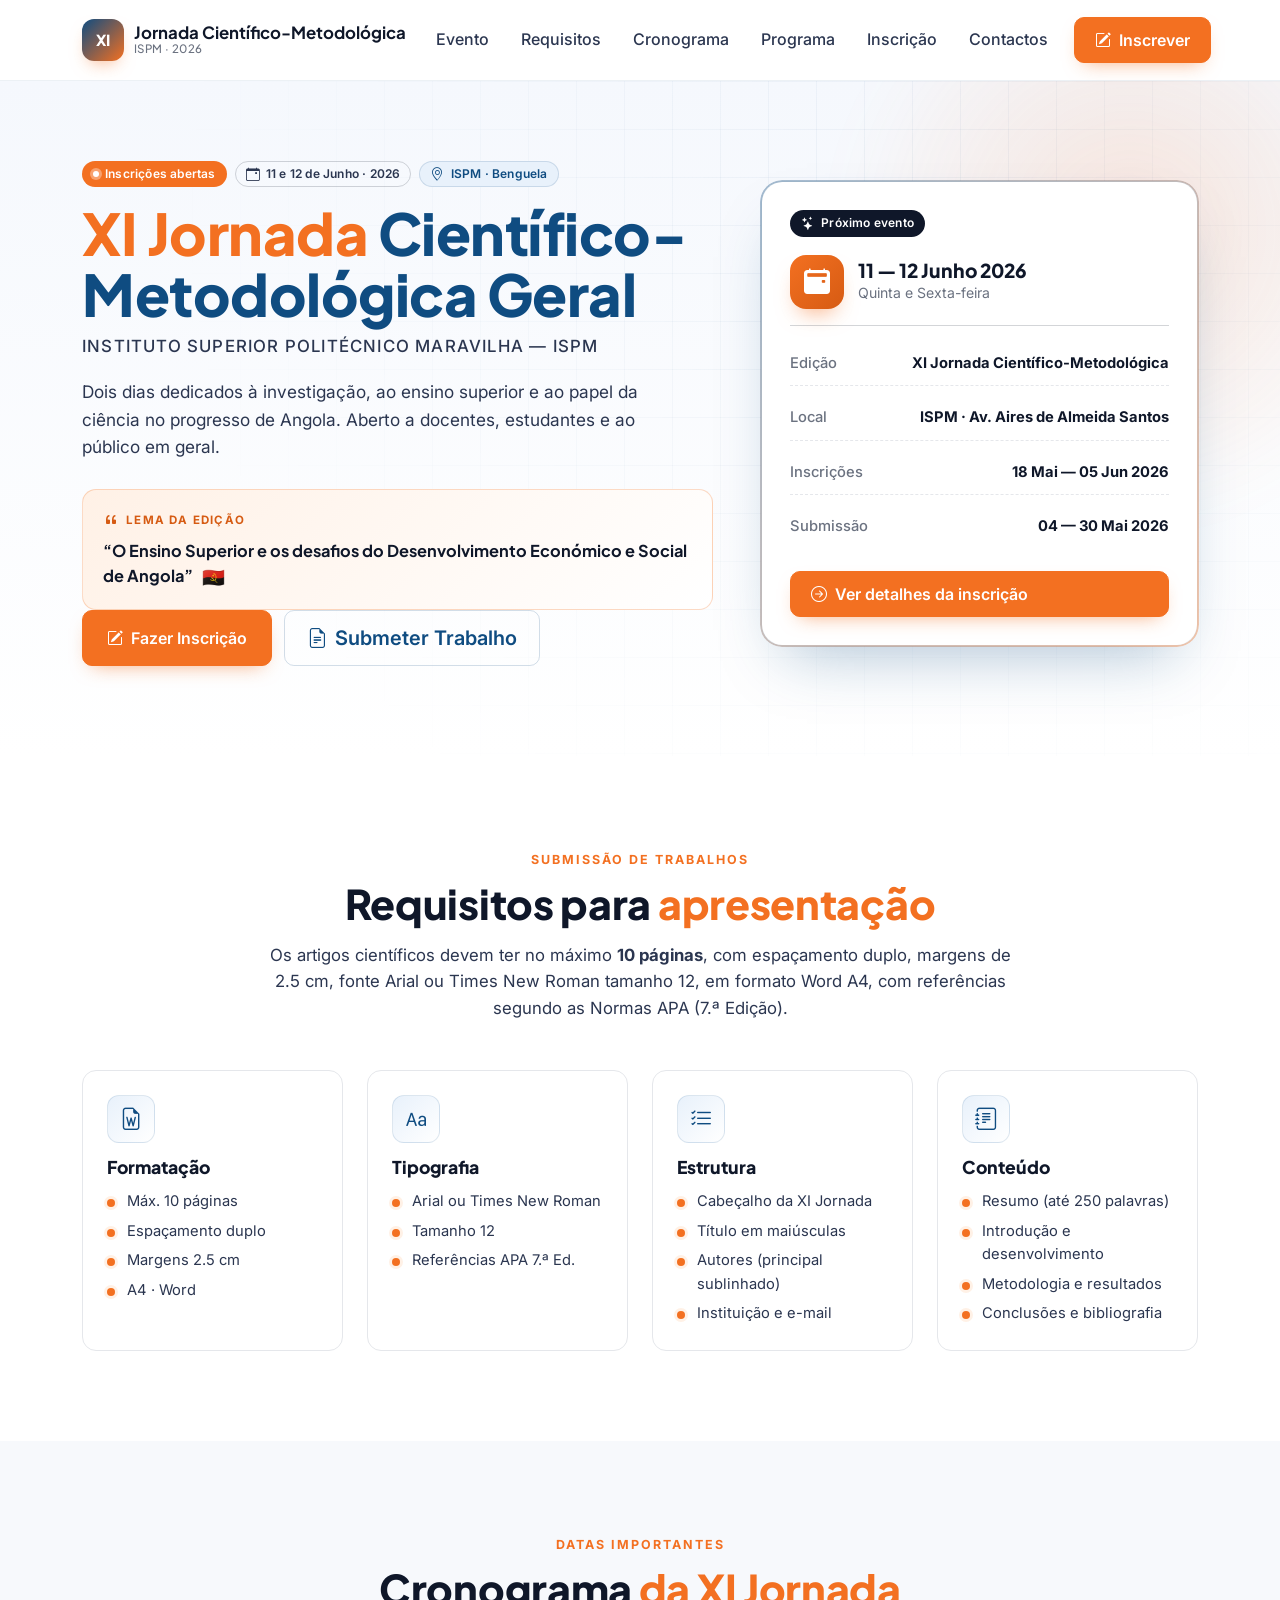
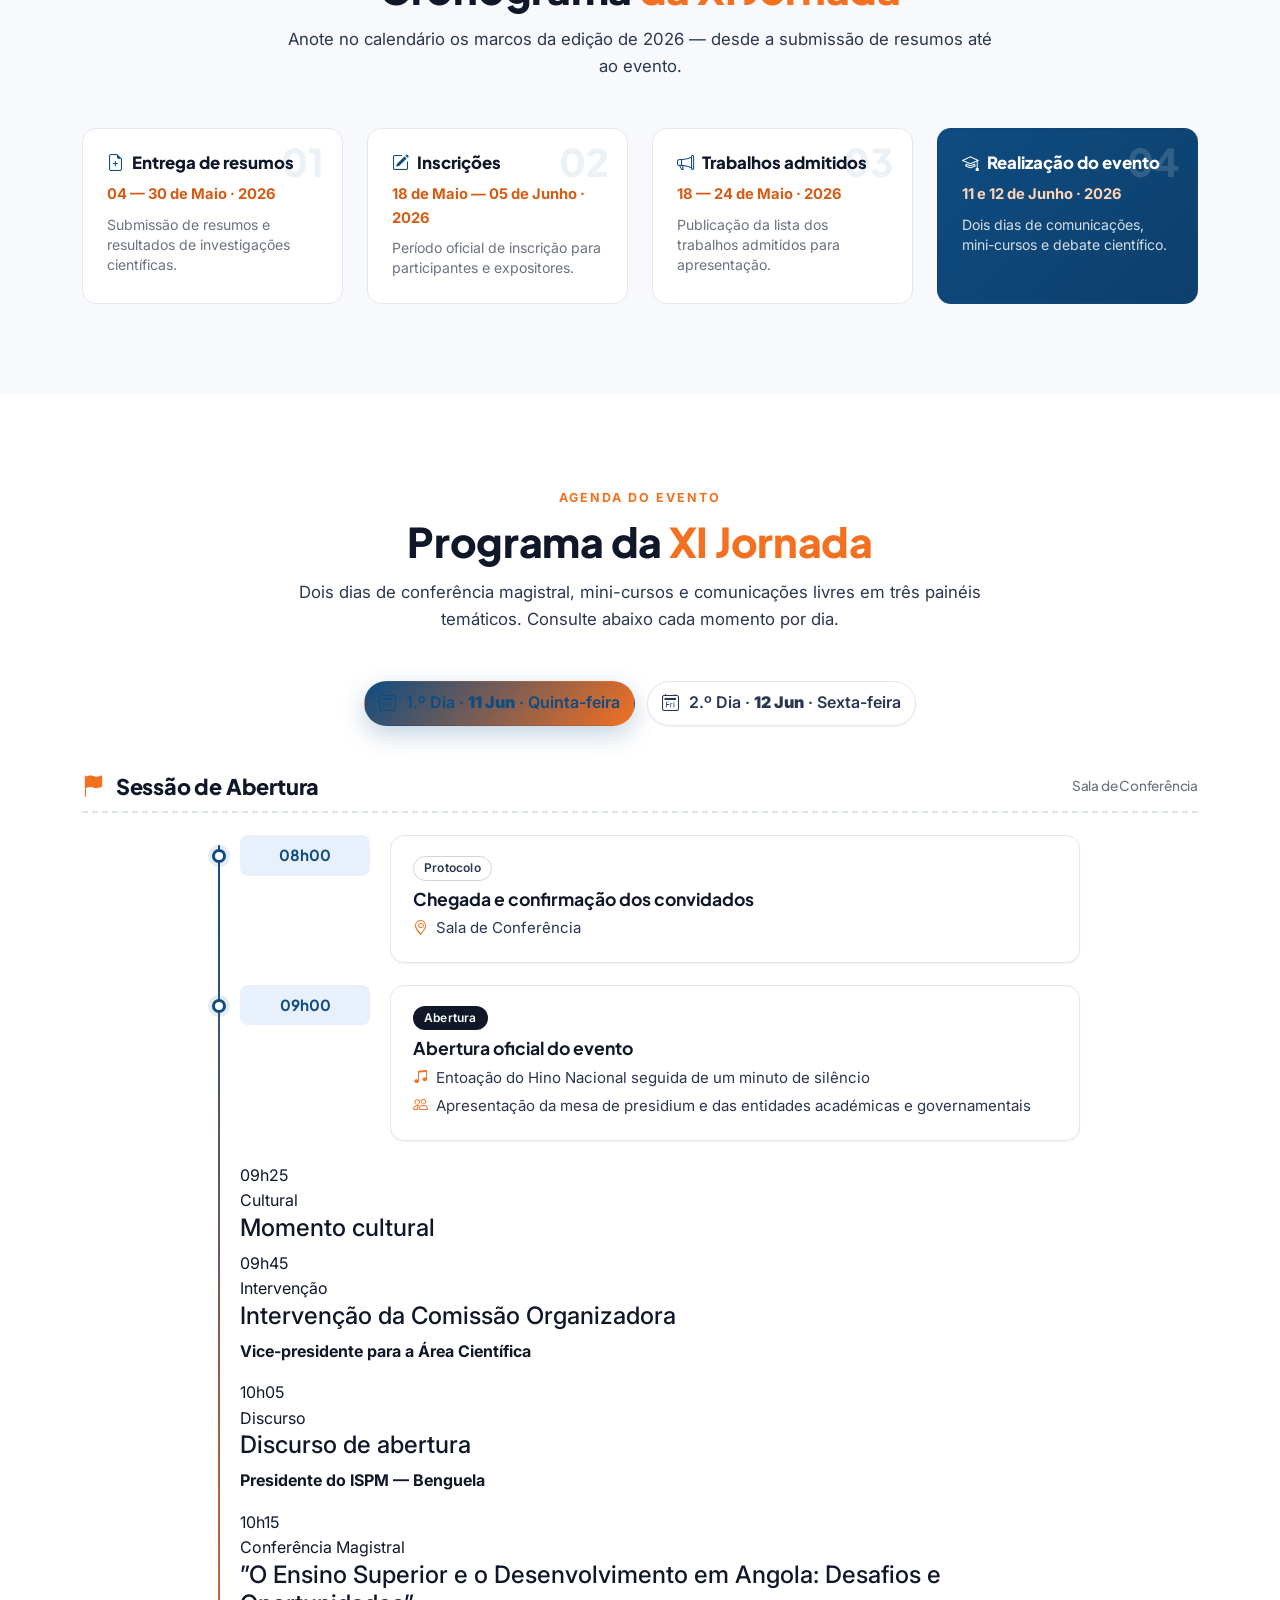
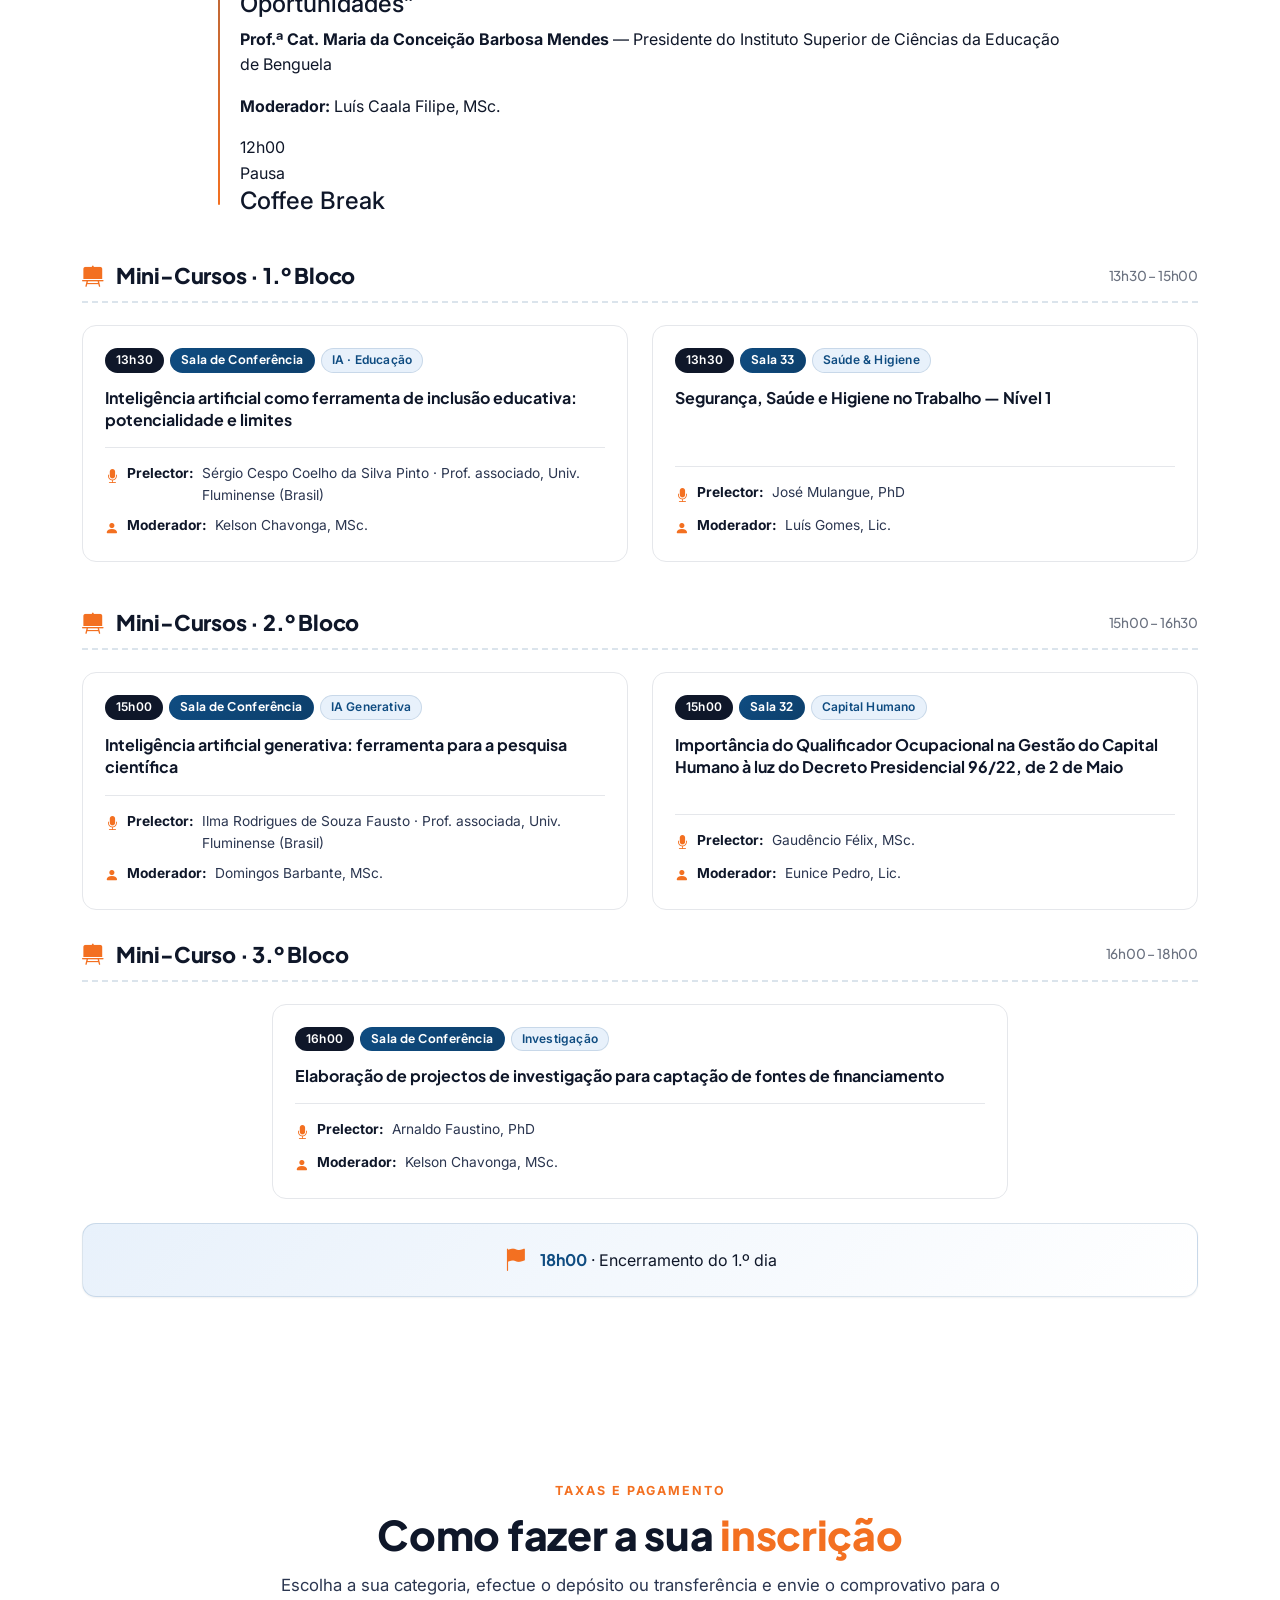
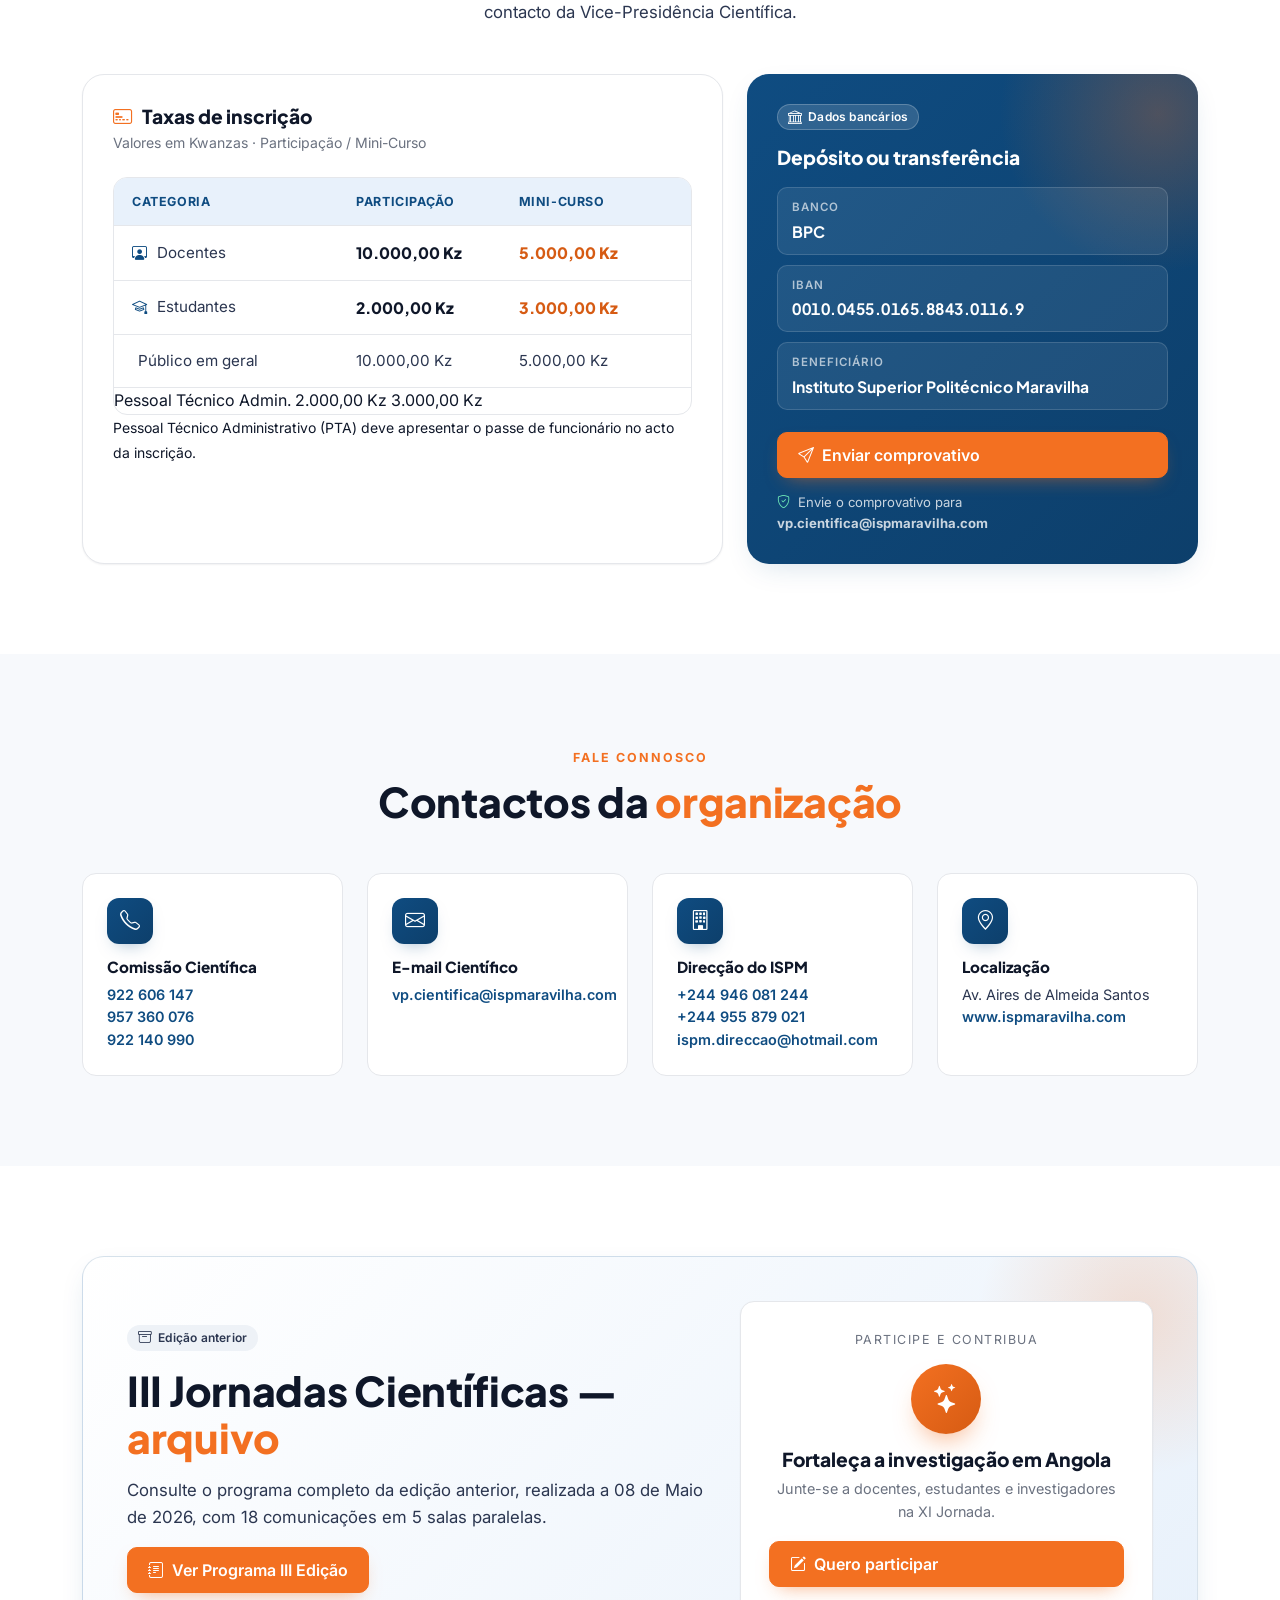
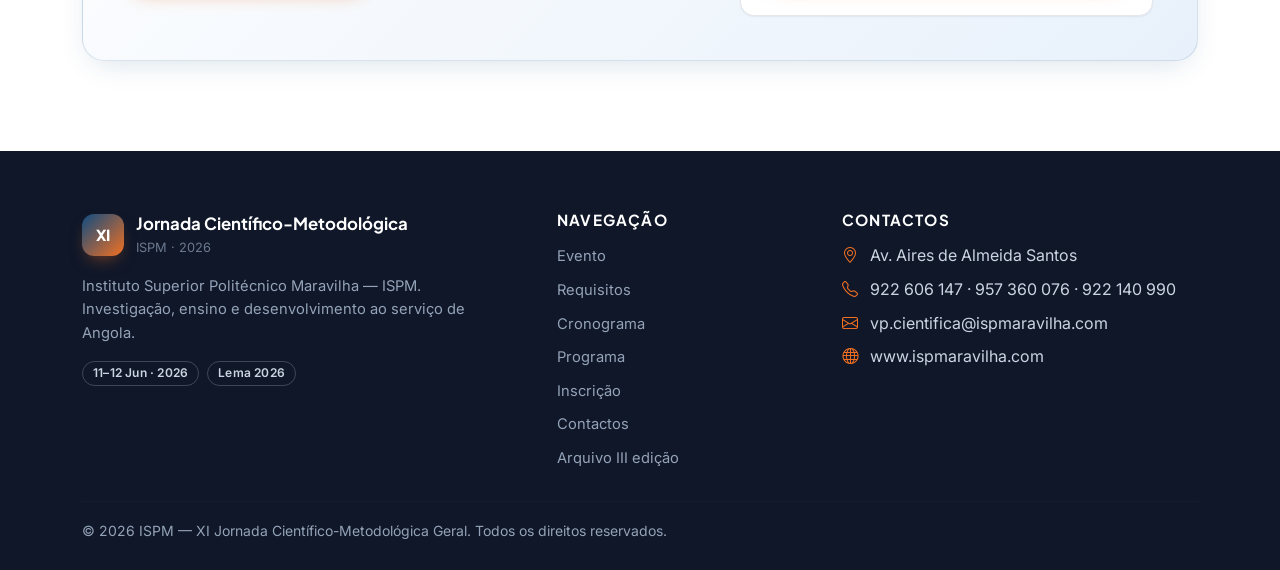
<file: index.html>
<!doctype html>
<html lang="pt">
  <head>
    <meta charset="utf-8" />
    <meta name="viewport" content="width=device-width, initial-scale=1" />
    <title>XI Jornada Científico-Metodológica Geral — ISPM</title>
    <meta
      name="description"
      content="XI Jornada Científico-Metodológica Geral do Instituto Superior Politécnico Maravilha — 11 e 12 de Junho de 2026. Lema: O Ensino Superior e os desafios do Desenvolvimento Económico e Social de Angola."
    />
    <link rel="icon" type="image/png" href="img/favicon.png" />
    <link rel="preconnect" href="https://fonts.googleapis.com" />
    <link rel="preconnect" href="https://fonts.gstatic.com" crossorigin />
    <link
      href="https://fonts.googleapis.com/css2?family=Inter:wght@400;500;600;700;800&family=Plus+Jakarta+Sans:wght@600;700;800&display=swap"
      rel="stylesheet"
    />

    <link
      href="https://cdn.jsdelivr.net/npm/bootstrap@5.3.3/dist/css/bootstrap.min.css"
      rel="stylesheet"
    />
    <link
      rel="stylesheet"
      href="https://cdn.jsdelivr.net/npm/bootstrap-icons@1.11.3/font/bootstrap-icons.min.css"
    />
    <link rel="stylesheet" href="css/style.css" />
  </head>
  <body class="landing-body">

    <!-- Navbar -->
    <nav id="mainNav" class="navbar navbar-expand-lg sticky-top main-nav">
      <div class="container">
        <a class="navbar-brand d-flex align-items-center" href="index.html">
          <span class="brand-mark">XI</span>
          <span class="brand-text">
            Jornada Científico-Metodológica
            <small>ISPM · 2026</small>
          </span>
        </a>
        <button
          class="navbar-toggler"
          type="button"
          data-bs-toggle="collapse"
          data-bs-target="#navMenu"
        >
          <span class="navbar-toggler-icon"></span>
        </button>
        <div class="collapse navbar-collapse" id="navMenu">
          <ul class="navbar-nav ms-auto align-items-lg-center gap-lg-1">
            <li class="nav-item"><a class="nav-link" href="#evento">Evento</a></li>
            <li class="nav-item"><a class="nav-link" href="#requisitos">Requisitos</a></li>
            <li class="nav-item"><a class="nav-link" href="#cronograma">Cronograma</a></li>
            <li class="nav-item"><a class="nav-link" href="#programa">Programa</a></li>
            <li class="nav-item"><a class="nav-link" href="#inscricao">Inscrição</a></li>
            <li class="nav-item"><a class="nav-link" href="#contactos">Contactos</a></li>
            <li class="nav-item ms-lg-2">
              <a class="btn btn-cta" href="#inscricao">
                <i class="bi bi-pencil-square"></i> Inscrever
              </a>
            </li>
          </ul>
        </div>
      </div>
    </nav>

    <!-- HERO — Upcoming event -->
    <header id="evento" class="landing-hero">
      <div class="hero-bg" aria-hidden="true"></div>
      <div class="hero-grid" aria-hidden="true"></div>

      <div class="container landing-hero-inner">
        <div class="row align-items-center g-5">
          <div class="col-lg-7">
            <div class="hero-badges mb-3">
              <span class="hbui-badge hbui-badge-warning">
                <span class="dot"></span> Inscrições abertas
              </span>
              <span class="hbui-badge hbui-badge-outline">
                <i class="bi bi-calendar-event"></i> 11 e 12 de Junho · 2026
              </span>
              <span class="hbui-badge hbui-badge-outline-soft">
                <i class="bi bi-geo-alt"></i> ISPM · Benguela
              </span>
            </div>

            <h1 class="hero-title">
              <span class="text-accent">XI Jornada</span>
              Científico-Metodológica Geral
              <span class="hero-sub">
                Instituto Superior Politécnico Maravilha — ISPM
              </span>
            </h1>

            <p class="hero-lead">
              Dois dias dedicados à investigação, ao ensino superior e ao
              papel da ciência no progresso de Angola. Aberto a docentes,
              estudantes e ao público em geral.
            </p>

            <div class="lema-card">
              <span class="lema-label"><i class="bi bi-quote"></i> Lema da edição</span>
              <p>
                <strong>“O Ensino Superior e os desafios do Desenvolvimento
                Económico e Social de Angola”</strong>
                <span class="lema-flag" aria-label="Angola">🇦🇴</span>
              </p>
            </div>

            <div class="hero-actions">
              <a href="#inscricao" class="btn btn-cta btn-lg">
                <i class="bi bi-pencil-square"></i> Fazer Inscrição
              </a>
              <a href="#requisitos" class="btn btn-ghost btn-lg">
                <i class="bi bi-file-earmark-text"></i> Submeter Trabalho
              </a>
            </div>
          </div>

          <div class="col-lg-5">
            <div class="event-card">
              <div class="event-card-head">
                <span class="hbui-badge hbui-badge-default">
                  <i class="bi bi-stars"></i> Próximo evento
                </span>
              </div>

              <div class="event-status">
                <div class="event-status-icon">
                  <i class="bi bi-calendar2-event-fill"></i>
                </div>
                <div>
                  <h3>11 — 12 Junho 2026</h3>
                  <p>Quinta e Sexta-feira</p>
                </div>
              </div>

              <hr />

              <ul class="ended-list">
                <li>
                  <span class="ended-key">Edição</span>
                  <span class="ended-val">XI Jornada Científico-Metodológica</span>
                </li>
                <li>
                  <span class="ended-key">Local</span>
                  <span class="ended-val">ISPM · Av. Aires de Almeida Santos</span>
                </li>
                <li>
                  <span class="ended-key">Inscrições</span>
                  <span class="ended-val">18 Mai — 05 Jun 2026</span>
                </li>
                <li>
                  <span class="ended-key">Submissão</span>
                  <span class="ended-val">04 — 30 Mai 2026</span>
                </li>
              </ul>

              <a href="#inscricao" class="btn btn-cta w-100">
                <i class="bi bi-arrow-right-circle"></i> Ver detalhes da inscrição
              </a>
            </div>
          </div>
        </div>
      </div>
    </header>

    <!-- Requisitos para apresentação -->
    <section id="requisitos" class="section">
      <div class="container">
        <div class="text-center mb-5">
          <span class="section-eyebrow">Submissão de trabalhos</span>
          <h2 class="section-title">
            Requisitos para <span class="text-accent">apresentação</span>
          </h2>
          <p class="section-lead mx-auto" style="max-width: 760px">
            Os artigos científicos devem ter no máximo <strong>10 páginas</strong>,
            com espaçamento duplo, margens de 2.5&nbsp;cm, fonte Arial ou
            Times New Roman tamanho 12, em formato Word A4, com referências
            segundo as Normas APA (7.ª Edição).
          </p>
        </div>

        <div class="row g-4">
          <div class="col-md-6 col-xl-3">
            <div class="req-card">
              <div class="req-icon"><i class="bi bi-file-earmark-word"></i></div>
              <h4>Formatação</h4>
              <ul>
                <li>Máx. 10 páginas</li>
                <li>Espaçamento duplo</li>
                <li>Margens 2.5&nbsp;cm</li>
                <li>A4 · Word</li>
              </ul>
            </div>
          </div>
          <div class="col-md-6 col-xl-3">
            <div class="req-card">
              <div class="req-icon"><i class="bi bi-type"></i></div>
              <h4>Tipografia</h4>
              <ul>
                <li>Arial ou Times New Roman</li>
                <li>Tamanho 12</li>
                <li>Referências APA 7.ª Ed.</li>
              </ul>
            </div>
          </div>
          <div class="col-md-6 col-xl-3">
            <div class="req-card">
              <div class="req-icon"><i class="bi bi-list-check"></i></div>
              <h4>Estrutura</h4>
              <ul>
                <li>Cabeçalho da XI Jornada</li>
                <li>Título em maiúsculas</li>
                <li>Autores (principal sublinhado)</li>
                <li>Instituição e e-mail</li>
              </ul>
            </div>
          </div>
          <div class="col-md-6 col-xl-3">
            <div class="req-card">
              <div class="req-icon"><i class="bi bi-journal-text"></i></div>
              <h4>Conteúdo</h4>
              <ul>
                <li>Resumo (até 250 palavras)</li>
                <li>Introdução e desenvolvimento</li>
                <li>Metodologia e resultados</li>
                <li>Conclusões e bibliografia</li>
              </ul>
            </div>
          </div>
        </div>
      </div>
    </section>

    <!-- Cronograma -->
    <section id="cronograma" class="section section-alt">
      <div class="container">
        <div class="text-center mb-5">
          <span class="section-eyebrow">Datas importantes</span>
          <h2 class="section-title">
            Cronograma <span class="text-accent">da XI Jornada</span>
          </h2>
          <p class="section-lead mx-auto" style="max-width: 720px">
            Anote no calendário os marcos da edição de 2026 — desde a submissão
            de resumos até ao evento.
          </p>
        </div>

        <div class="row g-4">
          <div class="col-md-6 col-lg-3">
            <div class="schedule-card">
              <span class="schedule-step">01</span>
              <h5><i class="bi bi-file-earmark-plus"></i> Entrega de resumos</h5>
              <p class="schedule-date">04 — 30 de Maio · 2026</p>
              <p class="schedule-desc">Submissão de resumos e resultados de investigações científicas.</p>
            </div>
          </div>
          <div class="col-md-6 col-lg-3">
            <div class="schedule-card">
              <span class="schedule-step">02</span>
              <h5><i class="bi bi-pencil-square"></i> Inscrições</h5>
              <p class="schedule-date">18 de Maio — 05 de Junho · 2026</p>
              <p class="schedule-desc">Período oficial de inscrição para participantes e expositores.</p>
            </div>
          </div>
          <div class="col-md-6 col-lg-3">
            <div class="schedule-card">
              <span class="schedule-step">03</span>
              <h5><i class="bi bi-megaphone"></i> Trabalhos admitidos</h5>
              <p class="schedule-date">18 — 24 de Maio · 2026</p>
              <p class="schedule-desc">Publicação da lista dos trabalhos admitidos para apresentação.</p>
            </div>
          </div>
          <div class="col-md-6 col-lg-3">
            <div class="schedule-card schedule-card-hl">
              <span class="schedule-step">04</span>
              <h5><i class="bi bi-mortarboard"></i> Realização do evento</h5>
              <p class="schedule-date">11 e 12 de Junho · 2026</p>
              <p class="schedule-desc">Dois dias de comunicações, mini-cursos e debate científico.</p>
            </div>
          </div>
        </div>
      </div>
    </section>

    <!-- Programa da XI Jornada -->
    <section id="programa" class="section">
      <div class="container">
        <div class="text-center mb-5">
          <span class="section-eyebrow">Agenda do evento</span>
          <h2 class="section-title">
            Programa da <span class="text-accent">XI Jornada</span>
          </h2>
          <p class="section-lead mx-auto" style="max-width: 760px">
            Dois dias de conferência magistral, mini-cursos e comunicações livres
            em três painéis temáticos. Consulte abaixo cada momento por dia.
          </p>
        </div>

        <ul class="nav nav-pills justify-content-center mb-5 prog-tabs" id="programTabs" role="tablist">
          <li class="nav-item" role="presentation">
            <button class="nav-link active" id="dia1-tab" data-bs-toggle="pill"
                    data-bs-target="#dia1" type="button" role="tab">
              <i class="bi bi-calendar2-day"></i>
              <span>1.º Dia · <strong>11 Jun</strong> · Quinta-feira</span>
            </button>
          </li>
          <li class="nav-item" role="presentation">
            <button class="nav-link" id="dia2-tab" data-bs-toggle="pill"
                    data-bs-target="#dia2" type="button" role="tab">
              <i class="bi bi-calendar2-day"></i>
              <span>2.º Dia · <strong>12 Jun</strong> · Sexta-feira</span>
            </button>
          </li>
        </ul>

        <div class="tab-content">
          <!-- DIA 1 -->
          <div class="tab-pane fade show active" id="dia1" role="tabpanel">

            <h3 class="prog-block-title">
              <i class="bi bi-flag-fill"></i> Sessão de Abertura
              <small>Sala de Conferência</small>
            </h3>

            <div class="timeline mb-5">
              <div class="timeline-item">
                <div class="timeline-time">08h00</div>
                <div class="timeline-card">
                  <span class="hbui-badge hbui-badge-outline">Protocolo</span>
                  <h4>Chegada e confirmação dos convidados</h4>
                  <p><i class="bi bi-geo-alt"></i> Sala de Conferência</p>
                </div>
              </div>

              <div class="timeline-item">
                <div class="timeline-time">09h00</div>
                <div class="timeline-card">
                  <span class="hbui-badge hbui-badge-default">Abertura</span>
                  <h4>Abertura oficial do evento</h4>
                  <p><i class="bi bi-music-note-beamed"></i> Entoação do Hino Nacional seguida de um minuto de silêncio</p>
                  <p><i class="bi bi-people"></i> Apresentação da mesa de presidium e das entidades académicas e governamentais</p>
                </div>
              </div>

              <div class=”timeline-item”>
                <div class=”timeline-time”>09h25</div>
                <div class=”timeline-card”>
                  <span class=”hbui-badge hbui-badge-warning”>Cultural</span>
                  <h4>Momento cultural</h4>
                </div>
              </div>

              <div class=”timeline-item”>
                <div class=”timeline-time”>09h45</div>
                <div class=”timeline-card”>
                  <span class=”hbui-badge hbui-badge-secondary”>Intervenção</span>
                  <h4>Intervenção da Comissão Organizadora</h4>
                  <p><i class=”bi bi-person-badge”></i> <strong>Vice-presidente para a Área Científica</strong></p>
                </div>
              </div>

              <div class=”timeline-item”>
                <div class=”timeline-time”>10h05</div>
                <div class=”timeline-card”>
                  <span class=”hbui-badge hbui-badge-secondary”>Discurso</span>
                  <h4>Discurso de abertura</h4>
                  <p><i class=”bi bi-person-badge”></i> <strong>Presidente do ISPM — Benguela</strong></p>
                </div>
              </div>

              <div class=”timeline-item highlight”>
                <div class=”timeline-time”>10h15</div>
                <div class=”timeline-card”>
                  <span class=”hbui-badge hbui-badge-success”>
                    <i class=”bi bi-stars”></i> Conferência Magistral
                  </span>
                  <h4>”O Ensino Superior e o Desenvolvimento em Angola: Desafios e Oportunidades”</h4>
                  <p>
                    <i class=”bi bi-person-badge”></i>
                    <strong>Prof.ª Cat. Maria da Conceição Barbosa Mendes</strong> —
                    Presidente do Instituto Superior de Ciências da Educação de Benguela
                  </p>
                  <p><i class=”bi bi-person-fill”></i> <strong>Moderador:</strong> Luís Caala Filipe, MSc.</p>
                </div>
              </div>

              <div class=”timeline-item”>
                <div class=”timeline-time”>12h00</div>
                <div class=”timeline-card”>
                  <span class=”hbui-badge hbui-badge-outline”>Pausa</span>
                  <h4>Coffee Break</h4>
                </div>
              </div>
            </div>

            <h3 class="prog-block-title">
              <i class="bi bi-easel2-fill"></i> Mini-Cursos · 1.º Bloco
              <small>13h30 – 15h00</small>
            </h3>

            <div class="row g-4 mb-5">
              <div class="col-lg-6">
                <article class="talk-card">
                  <header>
                    <span class="hbui-badge hbui-badge-default">13h30</span>
                    <span class="hbui-badge hbui-badge-room">Sala de Conferência</span>
                    <span class="hbui-badge hbui-badge-outline-soft">IA · Educação</span>
                  </header>
                  <h4 class="talk-title">
                    Inteligência artificial como ferramenta de inclusão educativa: potencialidade e limites
                  </h4>
                  <ul class="talk-meta">
                    <li><i class="bi bi-mic-fill"></i> <strong>Prelector:</strong> Sérgio Cespo Coelho da Silva Pinto · Prof. associado, Univ. Fluminense (Brasil)</li>
                    <li><i class="bi bi-person-fill"></i> <strong>Moderador:</strong> Kelson Chavonga, MSc.</li>
                  </ul>
                </article>
              </div>

              <div class="col-lg-6">
                <article class="talk-card">
                  <header>
                    <span class="hbui-badge hbui-badge-default">13h30</span>
                    <span class="hbui-badge hbui-badge-room">Sala 33</span>
                    <span class="hbui-badge hbui-badge-outline-soft">Saúde & Higiene</span>
                  </header>
                  <h4 class="talk-title">
                    Segurança, Saúde e Higiene no Trabalho — Nível 1
                  </h4>
                  <ul class="talk-meta">
                    <li><i class="bi bi-mic-fill"></i> <strong>Prelector:</strong> José Mulangue, PhD</li>
                    <li><i class="bi bi-person-fill"></i> <strong>Moderador:</strong> Luís Gomes, Lic.</li>
                  </ul>
                </article>
              </div>
            </div>

            <h3 class="prog-block-title">
              <i class="bi bi-easel2-fill"></i> Mini-Cursos · 2.º Bloco
              <small>15h00 – 16h30</small>
            </h3>

            <div class="row g-4 mb-4">
              <div class="col-lg-6">
                <article class="talk-card">
                  <header>
                    <span class="hbui-badge hbui-badge-default">15h00</span>
                    <span class="hbui-badge hbui-badge-room">Sala de Conferência</span>
                    <span class="hbui-badge hbui-badge-outline-soft">IA Generativa</span>
                  </header>
                  <h4 class="talk-title">
                    Inteligência artificial generativa: ferramenta para a pesquisa científica
                  </h4>
                  <ul class="talk-meta">
                    <li><i class="bi bi-mic-fill"></i> <strong>Prelector:</strong> Ilma Rodrigues de Souza Fausto · Prof. associada, Univ. Fluminense (Brasil)</li>
                    <li><i class="bi bi-person-fill"></i> <strong>Moderador:</strong> Domingos Barbante, MSc.</li>
                  </ul>
                </article>
              </div>

              <div class="col-lg-6">
                <article class="talk-card">
                  <header>
                    <span class="hbui-badge hbui-badge-default">15h00</span>
                    <span class="hbui-badge hbui-badge-room">Sala 32</span>
                    <span class="hbui-badge hbui-badge-outline-soft">Capital Humano</span>
                  </header>
                  <h4 class="talk-title">
                    Importância do Qualificador Ocupacional na Gestão do Capital Humano à luz do Decreto Presidencial 96/22, de 2 de Maio
                  </h4>
                  <ul class="talk-meta">
                    <li><i class="bi bi-mic-fill"></i> <strong>Prelector:</strong> Gaudêncio Félix, MSc.</li>
                    <li><i class="bi bi-person-fill"></i> <strong>Moderador:</strong> Eunice Pedro, Lic.</li>
                  </ul>
                </article>
              </div>
            </div>

            <h3 class="prog-block-title">
              <i class="bi bi-easel2-fill"></i> Mini-Curso · 3.º Bloco
              <small>16h00 – 18h00</small>
            </h3>

            <div class="row g-4 mb-4">
              <div class="col-lg-8 mx-auto">
                <article class="talk-card">
                  <header>
                    <span class="hbui-badge hbui-badge-default">16h00</span>
                    <span class="hbui-badge hbui-badge-room">Sala de Conferência</span>
                    <span class="hbui-badge hbui-badge-outline-soft">Investigação</span>
                  </header>
                  <h4 class="talk-title">
                    Elaboração de projectos de investigação para captação de fontes de financiamento
                  </h4>
                  <ul class="talk-meta">
                    <li><i class="bi bi-mic-fill"></i> <strong>Prelector:</strong> Arnaldo Faustino, PhD</li>
                    <li><i class="bi bi-person-fill"></i> <strong>Moderador:</strong> Kelson Chavonga, MSc.</li>
                  </ul>
                </article>
              </div>
            </div>

            <div class="prog-closing">
              <i class="bi bi-flag-fill"></i>
              <span><strong>18h00</strong> · Encerramento do 1.º dia</span>
            </div>
          </div>

          <!-- DIA 2 -->
          <div class="tab-pane fade" id="dia2" role="tabpanel">

            <h3 class="prog-block-title">
              <i class="bi bi-easel2-fill"></i> Mini-Cursos de Abertura
              <small>08h30 – 11h30</small>
            </h3>

            <div class="row g-4 mb-5">
              <div class="col-lg-6">
                <article class="talk-card">
                  <header>
                    <span class="hbui-badge hbui-badge-default">08h30</span>
                    <span class="hbui-badge hbui-badge-room">Sala de Conferência</span>
                    <span class="hbui-badge hbui-badge-outline-soft">Educação Inclusiva</span>
                  </header>
                  <h4 class="talk-title">
                    Educação inclusiva no século XXI: estratégias para reduzir desigualdades educacionais em Angola
                  </h4>
                  <ul class="talk-meta">
                    <li><i class="bi bi-mic-fill"></i> <strong>Prelectora:</strong> Ruth Mariani Braz · Prof. associada, Univ. Fluminense (Brasil)</li>
                    <li><i class="bi bi-person-fill"></i> <strong>Moderadora:</strong> Iracelma Simão Neto Afonso, MSc.</li>
                  </ul>
                </article>
              </div>

              <div class="col-lg-6">
                <article class="talk-card">
                  <header>
                    <span class="hbui-badge hbui-badge-default">10h00</span>
                    <span class="hbui-badge hbui-badge-room">Sala 33</span>
                    <span class="hbui-badge hbui-badge-outline-soft">Avaliação Institucional</span>
                  </header>
                  <h4 class="talk-title">
                    A Avaliação Institucional: Desafios para a Melhoria da Qualidade do Desempenho do Instituto Superior Politécnico Maravilha
                  </h4>
                  <ul class="talk-meta">
                    <li><i class="bi bi-mic-fill"></i> <strong>Prelector:</strong> Justo Che Soler, PhD</li>
                    <li><i class="bi bi-person-fill"></i> <strong>Moderador:</strong> Ernesto Kambuangue, Lic.</li>
                  </ul>
                </article>
              </div>
            </div>

            <div class="text-center mb-4">
              <span class="section-eyebrow">Comunicações Livres</span>
              <h3 class="prog-section-title">
                Quatro salas em <span class="text-accent">paralelo</span>
              </h3>
            </div>

            <!-- PAINEL I -->
            <div class="battery-block">
              <div class="battery-head">
                <div>
                  <span class="hbui-badge hbui-badge-default">Painel I</span>
                  <h3 class="battery-title">Economia, Direito e Governação para o Desenvolvimento</h3>
                </div>
                <span class="battery-count">Sala 31</span>
              </div>

              <div class="row g-4">
                <div class="col-md-6 col-xl-4">
                  <article class="talk-card">
                    <header>
                      <span class="hbui-badge hbui-badge-default">12h00</span>
                      <span class="hbui-badge hbui-badge-outline-soft">Turismo & Segurança</span>
                    </header>
                    <h4 class="talk-title">
                      As percepções sobre segurança e impacto no desenvolvimento do turismo em Angola: visão, análise de percepção e proposta de mitigação
                    </h4>
                    <ul class="talk-meta">
                      <li><i class="bi bi-mic-fill"></i> <strong>Prelector:</strong> José Januário, PhD</li>
                      <li><i class="bi bi-person-fill"></i> <strong>Moderador:</strong> Vlade Marcial Tchiponda, MSc.</li>
                    </ul>
                  </article>
                </div>

                <div class="col-md-6 col-xl-4">
                  <article class="talk-card">
                    <header>
                      <span class="hbui-badge hbui-badge-default">12h20</span>
                      <span class="hbui-badge hbui-badge-outline-soft">Segurança Informática</span>
                    </header>
                    <h4 class="talk-title">
                      Análise de vulnerabilidade e gestão de incidentes da segurança de informação da rede de dados no ISPPU
                    </h4>
                    <ul class="talk-meta">
                      <li><i class="bi bi-mic-fill"></i> <strong>Prelector:</strong> Jeremias Kabaco, Lic.</li>
                      <li><i class="bi bi-person-fill"></i> <strong>Moderador:</strong> Vlade Marcial Tchiponda, MSc.</li>
                    </ul>
                  </article>
                </div>

                <div class="col-md-6 col-xl-4">
                  <article class="talk-card">
                    <header>
                      <span class="hbui-badge hbui-badge-default">12h40</span>
                      <span class="hbui-badge hbui-badge-outline-soft">Cultura Organizacional</span>
                    </header>
                    <h4 class="talk-title">
                      O impacto da comunicação interna na construção da cultura organizacional — caso do Colégio BG0016 Raúl David, Catumbela
                    </h4>
                    <ul class="talk-meta">
                      <li><i class="bi bi-mic-fill"></i> <strong>Prelector:</strong> Agnaldo Gaspar, MSc.</li>
                      <li><i class="bi bi-person-fill"></i> <strong>Moderador:</strong> Vlade Marcial Tchiponda, MSc.</li>
                    </ul>
                  </article>
                </div>

                <div class="col-md-6 col-xl-4">
                  <article class="talk-card">
                    <header>
                      <span class="hbui-badge hbui-badge-default">13h00</span>
                      <span class="hbui-badge hbui-badge-outline-soft">Propriedade Intelectual</span>
                    </header>
                    <h4 class="talk-title">
                      Análise dos direitos da propriedade intelectual face ao crescente uso da inteligência artificial
                    </h4>
                    <ul class="talk-meta">
                      <li><i class="bi bi-mic-fill"></i> <strong>Prelector:</strong> Dilson Cupenala, Lic.</li>
                      <li><i class="bi bi-person-fill"></i> <strong>Moderador:</strong> Vlade Marcial Tchiponda, MSc.</li>
                    </ul>
                  </article>
                </div>

                <div class="col-md-6 col-xl-4">
                  <article class="talk-card">
                    <header>
                      <span class="hbui-badge hbui-badge-default">13h20</span>
                      <span class="hbui-badge hbui-badge-outline-soft">Agro-Indústria</span>
                    </header>
                    <h4 class="talk-title">
                      Estudo para implementação com foco em confinamento bovino na Província de Benguela
                    </h4>
                    <ul class="talk-meta">
                      <li><i class="bi bi-mic-fill"></i> <strong>Prelector:</strong> Gamaliel Domingos, Estudante</li>
                      <li><i class="bi bi-person-fill"></i> <strong>Moderador:</strong> Vlade Marcial Tchiponda, MSc.</li>
                    </ul>
                  </article>
                </div>

                <div class="col-md-6 col-xl-4">
                  <article class="talk-card">
                    <header>
                      <span class="hbui-badge hbui-badge-default">13h40</span>
                      <span class="hbui-badge hbui-badge-outline-soft">Empreendedorismo</span>
                    </header>
                    <h4 class="talk-title">
                      O empreendedorismo universitário como alternativa para o desenvolvimento económico do Município de Menongue, Província do Cubango — proposta a partir do ISPPM
                    </h4>
                    <ul class="talk-meta">
                      <li><i class="bi bi-mic-fill"></i> <strong>Prelectores:</strong> Inovel Martines Varela, MSc. · Yensy Lazara Rodríguez Gonález, MSc. · Santa Caridad González Corrales, PhD</li>
                      <li><i class="bi bi-person-fill"></i> <strong>Moderador:</strong> Vlade Marcial Tchiponda, MSc.</li>
                    </ul>
                  </article>
                </div>

                <div class="col-md-6 col-xl-4">
                  <article class="talk-card">
                    <header>
                      <span class="hbui-badge hbui-badge-default">14h00</span>
                      <span class="hbui-badge hbui-badge-outline-soft">Comunicação Corporativa</span>
                    </header>
                    <h4 class="talk-title">
                      O papel da comunicação corporativa no fortalecimento da imagem empresarial: estudo interactivo com os colaboradores da empresa Tombosy Lda
                    </h4>
                    <ul class="talk-meta">
                      <li><i class="bi bi-mic-fill"></i> <strong>Prelectora:</strong> Laurinda Chilombo Franco, Estudante</li>
                      <li><i class="bi bi-person-fill"></i> <strong>Moderador:</strong> Vlade Marcial Tchiponda, MSc.</li>
                    </ul>
                  </article>
                </div>
              </div>
            </div>

            <!-- PAINEL II -->
            <div class="battery-block">
              <div class="battery-head">
                <div>
                  <span class="hbui-badge hbui-badge-default">Painel II</span>
                  <h3 class="battery-title">Transformação Digital e Desenvolvimento Nacional</h3>
                </div>
                <span class="battery-count">Sala 32</span>
              </div>

              <div class="row g-4">
                <div class="col-md-6 col-xl-4">
                  <article class="talk-card">
                    <header>
                      <span class="hbui-badge hbui-badge-default">12h00</span>
                      <span class="hbui-badge hbui-badge-outline-soft">Automação</span>
                    </header>
                    <h4 class="talk-title">
                      Automação dos interruptores do Instituto Superior Politécnico Maravilha — Benguela
                    </h4>
                    <ul class="talk-meta">
                      <li><i class="bi bi-mic-fill"></i> <strong>Prelector:</strong> Kizuva Tomas Garcia, Lic.</li>
                      <li><i class="bi bi-person-fill"></i> <strong>Moderador:</strong> Miguel dos Santos, Lic.</li>
                    </ul>
                  </article>
                </div>

                <div class="col-md-6 col-xl-4">
                  <article class="talk-card">
                    <header>
                      <span class="hbui-badge hbui-badge-default">12h20</span>
                      <span class="hbui-badge hbui-badge-outline-soft">TIC & IA</span>
                    </header>
                    <h4 class="talk-title">
                      Uso das TIC e IA nas organizações — o caso do software Primavera
                    </h4>
                    <ul class="talk-meta">
                      <li><i class="bi bi-mic-fill"></i> <strong>Prelector:</strong> Nsimba Nsinge, Lic.</li>
                      <li><i class="bi bi-person-fill"></i> <strong>Moderador:</strong> Miguel dos Santos, Lic.</li>
                    </ul>
                  </article>
                </div>

                <div class="col-md-6 col-xl-4">
                  <article class="talk-card">
                    <header>
                      <span class="hbui-badge hbui-badge-default">12h40</span>
                      <span class="hbui-badge hbui-badge-outline-soft">Gestão de Riscos</span>
                    </header>
                    <h4 class="talk-title">
                      Utilização das TIC na gestão integral dos riscos de desastres
                    </h4>
                    <ul class="talk-meta">
                      <li><i class="bi bi-mic-fill"></i> <strong>Prelector:</strong> Nilson Wahuluka · Palaça Cesar, MSc.</li>
                      <li><i class="bi bi-person-fill"></i> <strong>Moderador:</strong> Miguel dos Santos, Lic.</li>
                    </ul>
                  </article>
                </div>

                <div class="col-md-6 col-xl-4">
                  <article class="talk-card">
                    <header>
                      <span class="hbui-badge hbui-badge-default">13h00</span>
                      <span class="hbui-badge hbui-badge-outline-soft">Transportes & Segurança</span>
                    </header>
                    <h4 class="talk-title">
                      Desenvolvimento de uma plataforma de monitorização de segurança no transporte interprovincial de passageiros em Angola
                    </h4>
                    <ul class="talk-meta">
                      <li><i class="bi bi-mic-fill"></i> <strong>Prelector:</strong> Nelson Augusto Japão, Estudante</li>
                      <li><i class="bi bi-person-fill"></i> <strong>Moderador:</strong> Miguel dos Santos, Lic.</li>
                    </ul>
                  </article>
                </div>

                <div class="col-md-6 col-xl-4">
                  <article class="talk-card">
                    <header>
                      <span class="hbui-badge hbui-badge-default">13h20</span>
                      <span class="hbui-badge hbui-badge-outline-soft">Telecomunicações</span>
                    </header>
                    <h4 class="talk-title">
                      O uso da tecnologia Power Line Communication (PLC) para transmissão de dados
                    </h4>
                    <ul class="talk-meta">
                      <li><i class="bi bi-mic-fill"></i> <strong>Prelector:</strong> José Honório Alberto Curiaquita, MSc.</li>
                      <li><i class="bi bi-person-fill"></i> <strong>Moderador:</strong> Miguel dos Santos, Lic.</li>
                    </ul>
                  </article>
                </div>

                <div class="col-md-6 col-xl-4">
                  <article class="talk-card">
                    <header>
                      <span class="hbui-badge hbui-badge-default">13h40</span>
                      <span class="hbui-badge hbui-badge-outline-soft">IA · Investigação</span>
                    </header>
                    <h4 class="talk-title">
                      Uso da inteligência artificial no processo de investigação científica em estudantes do Curso de Comunicação Social do ISPPM
                    </h4>
                    <ul class="talk-meta">
                      <li><i class="bi bi-mic-fill"></i> <strong>Prelectores:</strong> Yensy Lazara Rodríguez Gonález, MSc. · Inovel Martines Varela, MSc. · Santa Caridad González Corrales, PhD</li>
                      <li><i class="bi bi-person-fill"></i> <strong>Moderador:</strong> Miguel dos Santos, Lic.</li>
                    </ul>
                  </article>
                </div>

                <div class="col-md-6 col-xl-4">
                  <article class="talk-card">
                    <header>
                      <span class="hbui-badge hbui-badge-default">14h00</span>
                      <span class="hbui-badge hbui-badge-outline-soft">Acessibilidade Digital</span>
                    </header>
                    <h4 class="talk-title">
                      VOVA: desenvolvimento de uma plataforma web progressiva de acessibilidade para a comunidade surda em Angola
                    </h4>
                    <ul class="talk-meta">
                      <li><i class="bi bi-mic-fill"></i> <strong>Prelector:</strong> David Conga Matombe, MSc.</li>
                      <li><i class="bi bi-person-fill"></i> <strong>Moderador:</strong> Miguel dos Santos, Lic.</li>
                    </ul>
                  </article>
                </div>
              </div>
            </div>

            <!-- PAINEL III -->
            <div class="battery-block">
              <div class="battery-head">
                <div>
                  <span class="hbui-badge hbui-badge-default">Painel III</span>
                  <h3 class="battery-title">Educação, Sociedade e Desenvolvimento Humano</h3>
                </div>
                <span class="battery-count">Sala 33</span>
              </div>

              <div class="row g-4">
                <div class="col-md-6 col-xl-4">
                  <article class="talk-card">
                    <header>
                      <span class="hbui-badge hbui-badge-default">12h00</span>
                      <span class="hbui-badge hbui-badge-outline-soft">Governação</span>
                    </header>
                    <h4 class="talk-title">
                      Governação e desenvolvimento do capital humano em Angola: desafios e perspectivas contemporâneas nos domínios da educação, ciência, tecnologia, saúde e bem-estar social
                    </h4>
                    <ul class="talk-meta">
                      <li><i class="bi bi-mic-fill"></i> <strong>Prelector:</strong> Kelson Chavonga, MSc.</li>
                      <li><i class="bi bi-person-fill"></i> <strong>Moderador:</strong> Orlando Alberto, MSc.</li>
                    </ul>
                  </article>
                </div>

                <div class="col-md-6 col-xl-4">
                  <article class="talk-card">
                    <header>
                      <span class="hbui-badge hbui-badge-default">12h20</span>
                      <span class="hbui-badge hbui-badge-outline-soft">História Local</span>
                    </header>
                    <h4 class="talk-title">
                      O tratamento didáctico da história local de Benguela em vinculação com a história de Angola na formação profissional pedagógica: metodologia para a sua implementação
                    </h4>
                    <ul class="talk-meta">
                      <li><i class="bi bi-mic-fill"></i> <strong>Prelector:</strong> Victor Saculanda, PhD</li>
                      <li><i class="bi bi-person-fill"></i> <strong>Moderador:</strong> Orlando Alberto, MSc.</li>
                    </ul>
                  </article>
                </div>

                <div class="col-md-6 col-xl-4">
                  <article class="talk-card">
                    <header>
                      <span class="hbui-badge hbui-badge-default">12h40</span>
                      <span class="hbui-badge hbui-badge-outline-soft">Fisioterapia</span>
                    </header>
                    <h4 class="talk-title">
                      Fisioterapia preventiva da hipercifose em alunos adolescentes da 5.ª classe — Complexo Escolar Joaquim Kapango, Benguela
                    </h4>
                    <ul class="talk-meta">
                      <li><i class="bi bi-mic-fill"></i> <strong>Prelectores:</strong> Victor Nungulu Pedro, Lic. · Joaquim Júnior, Lic. · Solva Haiquela, Lic.</li>
                      <li><i class="bi bi-person-fill"></i> <strong>Moderador:</strong> Orlando Alberto, MSc.</li>
                    </ul>
                  </article>
                </div>

                <div class="col-md-6 col-xl-4">
                  <article class="talk-card">
                    <header>
                      <span class="hbui-badge hbui-badge-default">13h00</span>
                      <span class="hbui-badge hbui-badge-outline-soft">Metodologia</span>
                    </header>
                    <h4 class="talk-title">
                      A interdisciplinaridade como experiência metodológica na aprendizagem das habilidades motoras básicas — Ginástica Básica
                    </h4>
                    <ul class="talk-meta">
                      <li><i class="bi bi-mic-fill"></i> <strong>Prelectora:</strong> Maireylis Rabelo Valdivia, PhD</li>
                      <li><i class="bi bi-person-fill"></i> <strong>Moderador:</strong> Orlando Alberto, MSc.</li>
                    </ul>
                  </article>
                </div>

                <div class="col-md-6 col-xl-4">
                  <article class="talk-card">
                    <header>
                      <span class="hbui-badge hbui-badge-default">13h20</span>
                      <span class="hbui-badge hbui-badge-outline-soft">Ética Académica</span>
                    </header>
                    <h4 class="talk-title">
                      Fraude académica e suas implicações na vida prática e profissional dos estudantes
                    </h4>
                    <ul class="talk-meta">
                      <li><i class="bi bi-mic-fill"></i> <strong>Prelector:</strong> Lázaro Nganda Sapalo, Estudante</li>
                      <li><i class="bi bi-person-fill"></i> <strong>Moderador:</strong> Orlando Alberto, MSc.</li>
                    </ul>
                  </article>
                </div>

                <div class="col-md-6 col-xl-4">
                  <article class="talk-card">
                    <header>
                      <span class="hbui-badge hbui-badge-default">13h40</span>
                      <span class="hbui-badge hbui-badge-outline-soft">Desempenho Docente</span>
                    </header>
                    <h4 class="talk-title">
                      Avaliação do impacto do processo de superação no desempenho dos Professores do Instituto Superior Politécnico Maravilha
                    </h4>
                    <ul class="talk-meta">
                      <li><i class="bi bi-mic-fill"></i> <strong>Prelector:</strong> Domingos Caginga Quinzeca, PhD</li>
                      <li><i class="bi bi-person-fill"></i> <strong>Moderador:</strong> Orlando Alberto, MSc.</li>
                    </ul>
                  </article>
                </div>

                <div class="col-md-6 col-xl-4">
                  <article class="talk-card">
                    <header>
                      <span class="hbui-badge hbui-badge-default">14h00</span>
                      <span class="hbui-badge hbui-badge-outline-soft">História & Integração</span>
                    </header>
                    <h4 class="talk-title">
                      O ensino da história como fundamento da integração africana: desafios para a construção de uma unidade continental no século XXI
                    </h4>
                    <ul class="talk-meta">
                      <li><i class="bi bi-mic-fill"></i> <strong>Prelectora:</strong> Solange Judite Gomes Amado Jorge</li>
                      <li><i class="bi bi-person-fill"></i> <strong>Moderador:</strong> Orlando Alberto, MSc.</li>
                    </ul>
                  </article>
                </div>
              </div>
            </div>

            <!-- SALA 34 -->
            <div class="battery-block">
              <div class="battery-head">
                <div>
                  <span class="hbui-badge hbui-badge-default">Painel IV</span>
                  <h3 class="battery-title">Educação, Saúde e Desenvolvimento Social</h3>
                </div>
                <span class="battery-count">Sala 34</span>
              </div>

              <div class="row g-4">
                <div class="col-md-6 col-xl-4">
                  <article class="talk-card">
                    <header>
                      <span class="hbui-badge hbui-badge-default">12h00</span>
                      <span class="hbui-badge hbui-badge-outline-soft">Desporto</span>
                    </header>
                    <h4 class="talk-title">
                      Impacto das actividades desportivas recreativas no desenvolvimento dos jovens nas comunidades de Benguela
                    </h4>
                    <ul class="talk-meta">
                      <li><i class="bi bi-mic-fill"></i> <strong>Prelectores:</strong> Lorena Riveri Jimenes, MSc. · Rafael Torres Velazquez, MSc.</li>
                      <li><i class="bi bi-person-fill"></i> <strong>Moderadora:</strong> Brigite Valaço, MSc.</li>
                    </ul>
                  </article>
                </div>

                <div class="col-md-6 col-xl-4">
                  <article class="talk-card">
                    <header>
                      <span class="hbui-badge hbui-badge-default">12h20</span>
                      <span class="hbui-badge hbui-badge-outline-soft">Escrita Académica</span>
                    </header>
                    <h4 class="talk-title">
                      Escrita académica como instrumento de produção e valorização do conhecimento
                    </h4>
                    <ul class="talk-meta">
                      <li><i class="bi bi-mic-fill"></i> <strong>Prelector:</strong> Adelino Tchendohamba Tchimbingo, MSc.</li>
                      <li><i class="bi bi-person-fill"></i> <strong>Moderadora:</strong> Brigite Valaço, MSc.</li>
                    </ul>
                  </article>
                </div>

                <div class="col-md-6 col-xl-4">
                  <article class="talk-card">
                    <header>
                      <span class="hbui-badge hbui-badge-default">12h40</span>
                      <span class="hbui-badge hbui-badge-outline-soft">Inclusão & Equidade</span>
                    </header>
                    <h4 class="talk-title">
                      Desafios da inclusão e equidade no ensino superior angolano: estudo interactivo com os estudantes do 2.º ano na especialidade de Biologia — ISPM Benguela
                    </h4>
                    <ul class="talk-meta">
                      <li><i class="bi bi-mic-fill"></i> <strong>Prelector:</strong> Manuel Kandingolo Samuti, Estudante</li>
                      <li><i class="bi bi-person-fill"></i> <strong>Moderadora:</strong> Brigite Valaço, MSc.</li>
                    </ul>
                  </article>
                </div>

                <div class="col-md-6 col-xl-4">
                  <article class="talk-card">
                    <header>
                      <span class="hbui-badge hbui-badge-default">13h00</span>
                      <span class="hbui-badge hbui-badge-outline-soft">Recursos Didácticos</span>
                    </header>
                    <h4 class="talk-title">
                      Influência dos recursos didácticos visuais na motivação para o estudo de histologia — Instituto Técnico Privado de Saúde Bueia e Filhos, Benguela
                    </h4>
                    <ul class="talk-meta">
                      <li><i class="bi bi-mic-fill"></i> <strong>Prelector:</strong> Eduardo André Hólwa, Estudante</li>
                      <li><i class="bi bi-person-fill"></i> <strong>Moderadora:</strong> Brigite Valaço, MSc.</li>
                    </ul>
                  </article>
                </div>

                <div class="col-md-6 col-xl-4">
                  <article class="talk-card">
                    <header>
                      <span class="hbui-badge hbui-badge-default">13h20</span>
                      <span class="hbui-badge hbui-badge-outline-soft">Psicopedagogia</span>
                    </header>
                    <h4 class="talk-title">
                      A constatação de histórias e o uso da inteligência artificial como estratégias psicopedagógicas no apoio emocional de crianças e adolescentes sinistrados das enchentes do rio Cavaco em Benguela
                    </h4>
                    <ul class="talk-meta">
                      <li><i class="bi bi-mic-fill"></i> <strong>Prelector:</strong> Luciano Kambili Sacutala, Lic.</li>
                      <li><i class="bi bi-person-fill"></i> <strong>Moderadora:</strong> Brigite Valaço, MSc.</li>
                    </ul>
                  </article>
                </div>

                <div class="col-md-6 col-xl-4">
                  <article class="talk-card">
                    <header>
                      <span class="hbui-badge hbui-badge-default">13h40</span>
                      <span class="hbui-badge hbui-badge-outline-soft">História & Sociedade</span>
                    </header>
                    <h4 class="talk-title">
                      As comemorações do 4 de Fevereiro e a trajectória da estrutura económica e social angolana: abordagem sociológica e transdisciplinar no processo de emancipação e desenvolvimento nacional
                    </h4>
                    <ul class="talk-meta">
                      <li><i class="bi bi-mic-fill"></i> <strong>Prelectores:</strong> José Pedro da Cruz, PhD · José Muenho, PhD</li>
                      <li><i class="bi bi-person-fill"></i> <strong>Moderadora:</strong> Brigite Valaço, MSc.</li>
                    </ul>
                  </article>
                </div>

                <div class="col-md-6 col-xl-4">
                  <article class="talk-card">
                    <header>
                      <span class="hbui-badge hbui-badge-default">14h00</span>
                      <span class="hbui-badge hbui-badge-outline-soft">Ambiente</span>
                    </header>
                    <h4 class="talk-title">
                      A análise da qualidade da água distribuída pela Empresa Pública da Água e Saneamento de Benguela
                    </h4>
                    <ul class="talk-meta">
                      <li><i class="bi bi-mic-fill"></i> <strong>Prelectora:</strong> Iracelma Simão, MSc.</li>
                      <li><i class="bi bi-person-fill"></i> <strong>Moderadora:</strong> Brigite Valaço, MSc.</li>
                    </ul>
                  </article>
                </div>
              </div>
            </div>

            <h3 class="prog-block-title">
              <i class="bi bi-flag-fill"></i> Sessão de Encerramento
              <small>15h00 · Sala de Conferência</small>
            </h3>

            <div class="timeline">
              <div class="timeline-item highlight">
                <div class="timeline-time">15h00</div>
                <div class="timeline-card">
                  <span class="hbui-badge hbui-badge-secondary">Encerramento</span>
                  <h4>Sessão de encerramento da XI Jornada</h4>
                  <p><i class="bi bi-award"></i> Momento cultural · Discurso de encerramento · Entrega de certificados de participação</p>
                </div>
              </div>
            </div>
          </div>
        </div>
      </div>
    </section>

    <!-- Inscrição & dados bancários -->
    <section id="inscricao" class="section">
      <div class="container">
        <div class="text-center mb-5">
          <span class="section-eyebrow">Taxas e pagamento</span>
          <h2 class="section-title">
            Como fazer a sua <span class="text-accent">inscrição</span>
          </h2>
          <p class="section-lead mx-auto" style="max-width: 720px">
            Escolha a sua categoria, efectue o depósito ou transferência e
            envie o comprovativo para o contacto da Vice-Presidência Científica.
          </p>
        </div>

        <div class="row g-4 align-items-stretch">
          <div class="col-lg-7">
            <div class="fees-card">
              <h4 class="fees-title">
                <i class="bi bi-credit-card-2-front"></i> Taxas de inscrição
              </h4>
              <p class="fees-sub">Valores em Kwanzas · Participação / Mini-Curso</p>

              <div class="fees-table">
                <div class="fees-row fees-row-head">
                  <span>Categoria</span>
                  <span>Participação</span>
                  <span>Mini-Curso</span>
                </div>
                <div class="fees-row">
                  <span><i class="bi bi-person-workspace"></i> Docentes</span>
                  <span class="fees-amount">10.000,00 Kz</span>
                  <span class="fees-amount fees-amount-alt">5.000,00 Kz</span>
                </div>
                <div class="fees-row">
                  <span><i class="bi bi-mortarboard"></i> Estudantes</span>
                  <span class="fees-amount">2.000,00 Kz</span>
                  <span class="fees-amount fees-amount-alt">3.000,00 Kz</span>
                </div>
                <div class="fees-row">
                  <span><i class=”bi bi-people”></i> Público em geral</span>
                  <span class=”fees-amount”>10.000,00 Kz</span>
                  <span class=”fees-amount fees-amount-alt”>5.000,00 Kz</span>
                </div>
                <div class=”fees-row”>
                  <span><i class=”bi bi-person-badge”></i> Pessoal Técnico Admin.</span>
                  <span class=”fees-amount”>2.000,00 Kz</span>
                  <span class=”fees-amount fees-amount-alt”>3.000,00 Kz</span>
                </div>
              </div>

              <small class=”fees-foot”>
                <i class=”bi bi-info-circle”></i> Pessoal Técnico Administrativo (PTA) deve apresentar o passe de funcionário no acto da inscrição.
              </small>
            </div>
          </div>

          <div class="col-lg-5">
            <div class="bank-card">
              <span class="hbui-badge hbui-badge-outline-soft mb-3">
                <i class="bi bi-bank"></i> Dados bancários
              </span>
              <h4 class="bank-title">Depósito ou transferência</h4>

              <ul class="bank-list">
                <li>
                  <span class="bank-key">Banco</span>
                  <span class="bank-val">BPC</span>
                </li>
                <li>
                  <span class="bank-key">IBAN</span>
                  <span class="bank-val bank-iban">0010.0455.0165.8843.0116.9</span>
                </li>
                <li>
                  <span class="bank-key">Beneficiário</span>
                  <span class="bank-val">Instituto Superior Politécnico Maravilha</span>
                </li>
              </ul>

              <a href="mailto:vp.cientifica@ispmaravilha.com?subject=Comprovativo%20de%20Inscri%C3%A7%C3%A3o%20-%20XI%20Jornada%20ISPM"
                 class="btn btn-cta w-100">
                <i class="bi bi-send"></i> Enviar comprovativo
              </a>
              <small class="bank-foot">
                <i class="bi bi-shield-check"></i> Envie o comprovativo para
                <strong>vp.cientifica@ispmaravilha.com</strong>
              </small>
            </div>
          </div>
        </div>
      </div>
    </section>

    <!-- Contactos -->
    <section id="contactos" class="section section-alt">
      <div class="container">
        <div class="text-center mb-5">
          <span class="section-eyebrow">Fale connosco</span>
          <h2 class="section-title">
            Contactos da <span class="text-accent">organização</span>
          </h2>
        </div>

        <div class="row g-4">
          <div class="col-md-6 col-lg-3">
            <div class="contact-card">
              <div class="contact-icon"><i class="bi bi-telephone"></i></div>
              <h6>Comissão Científica</h6>
              <p>
                <a href="tel:+244922606147">922 606 147</a><br />
                <a href="tel:+244957360076">957 360 076</a><br />
                <a href="tel:+244922140990">922 140 990</a>
              </p>
            </div>
          </div>
          <div class="col-md-6 col-lg-3">
            <div class="contact-card">
              <div class="contact-icon"><i class="bi bi-envelope"></i></div>
              <h6>E-mail Científico</h6>
              <p>
                <a href="mailto:vp.cientifica@ispmaravilha.com">vp.cientifica@ispmaravilha.com</a>
              </p>
            </div>
          </div>
          <div class="col-md-6 col-lg-3">
            <div class="contact-card">
              <div class="contact-icon"><i class="bi bi-building"></i></div>
              <h6>Direcção do ISPM</h6>
              <p>
                <a href="tel:+244946081244">+244 946 081 244</a><br />
                <a href="tel:+244955879021">+244 955 879 021</a><br />
                <a href="mailto:ispm.direccao@hotmail.com">ispm.direccao@hotmail.com</a>
              </p>
            </div>
          </div>
          <div class="col-md-6 col-lg-3">
            <div class="contact-card">
              <div class="contact-icon"><i class="bi bi-geo-alt"></i></div>
              <h6>Localização</h6>
              <p>
                Av. Aires de Almeida Santos<br />
                <a href="https://www.ispmaravilha.com" target="_blank" rel="noopener">
                  www.ispmaravilha.com
                </a>
              </p>
            </div>
          </div>
        </div>
      </div>
    </section>

    <!-- Edição anterior -->
    <section class="section">
      <div class="container">
        <div class="next-edition-card">
          <div class="row align-items-center g-4">
            <div class="col-lg-7">
              <span class="hbui-badge hbui-badge-secondary mb-3">
                <i class="bi bi-archive"></i> Edição anterior
              </span>
              <h2 class="section-title m-0">
                III Jornadas Científicas — <span class="text-accent">arquivo</span>
              </h2>
              <p class="section-lead mt-3">
                Consulte o programa completo da edição anterior, realizada
                a 08 de Maio de 2026, com 18 comunicações em 5 salas
                paralelas.
              </p>
              <a href="programa.html" class="btn btn-cta">
                <i class="bi bi-journal-text"></i> Ver Programa III Edição
              </a>
            </div>
            <div class="col-lg-5">
              <div class="countdown-card">
                <span class="countdown-label">Participe e contribua</span>
                <div class="countdown-icon">
                  <i class="bi bi-stars"></i>
                </div>
                <h4>Fortaleça a investigação em Angola</h4>
                <p>Junte-se a docentes, estudantes e investigadores na XI Jornada.</p>
                <a href="#inscricao" class="btn btn-cta w-100">
                  <i class="bi bi-pencil-square"></i> Quero participar
                </a>
              </div>
            </div>
          </div>
        </div>
      </div>
    </section>

    <!-- Footer -->
    <footer class="footer">
      <div class="container">
        <div class="row g-4">
          <div class="col-lg-5">
            <div class="footer-brand">
              <span class="brand-mark">XI</span>
              <div>
                <strong>Jornada Científico-Metodológica</strong>
                <small>ISPM · 2026</small>
              </div>
            </div>
            <p class="mt-3 footer-text">
              Instituto Superior Politécnico Maravilha — ISPM. Investigação,
              ensino e desenvolvimento ao serviço de Angola.
            </p>
            <div class="footer-badges">
              <span class="hbui-badge hbui-badge-outline">11–12 Jun · 2026</span>
              <span class="hbui-badge hbui-badge-outline">Lema 2026</span>
            </div>
          </div>

          <div class="col-md-6 col-lg-3">
            <h6 class="footer-title">Navegação</h6>
            <ul class="footer-list">
              <li><a href="#evento">Evento</a></li>
              <li><a href="#requisitos">Requisitos</a></li>
              <li><a href="#cronograma">Cronograma</a></li>
              <li><a href="#programa">Programa</a></li>
              <li><a href="#inscricao">Inscrição</a></li>
              <li><a href="#contactos">Contactos</a></li>
              <li><a href="programa.html">Arquivo III edição</a></li>
            </ul>
          </div>

          <div class="col-md-6 col-lg-4">
            <h6 class="footer-title">Contactos</h6>
            <ul class="footer-list">
              <li><i class="bi bi-geo-alt"></i> Av. Aires de Almeida Santos</li>
              <li><i class="bi bi-telephone"></i> 922 606 147 · 957 360 076 · 922 140 990</li>
              <li><i class="bi bi-envelope"></i> vp.cientifica@ispmaravilha.com</li>
              <li><i class="bi bi-globe"></i> www.ispmaravilha.com</li>
            </ul>
          </div>
        </div>

        <hr class="footer-sep" />

        <div class="d-flex flex-wrap justify-content-between align-items-center gap-2">
          <small>© <span id="year"></span> ISPM — XI Jornada Científico-Metodológica Geral. Todos os direitos reservados.</small>
        </div>
      </div>
    </footer>

    <button id="backToTop" class="back-to-top" aria-label="Voltar ao topo">
      <i class="bi bi-arrow-up"></i>
    </button>

    <script src="https://cdn.jsdelivr.net/npm/bootstrap@5.3.3/dist/js/bootstrap.bundle.min.js"></script>
    <script src="js/main.js"></script>
  </body>
</html>
</file>
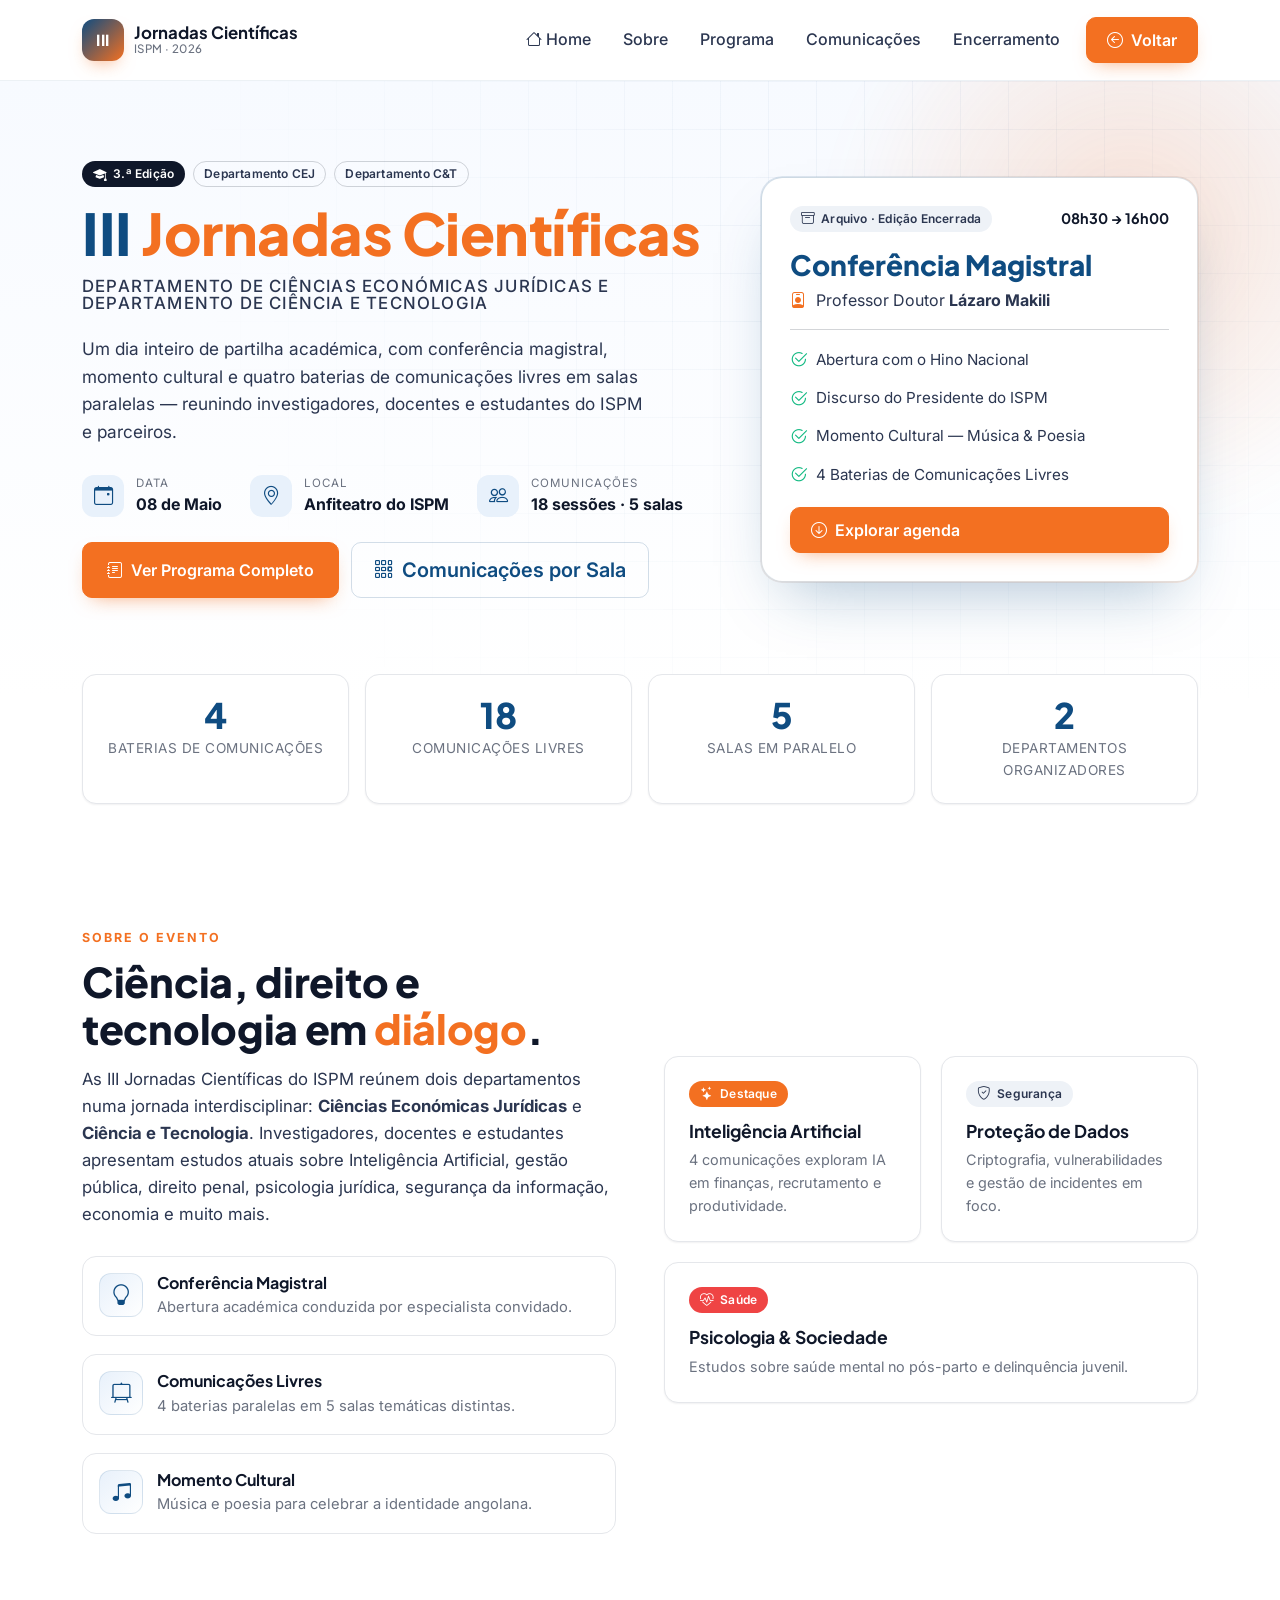
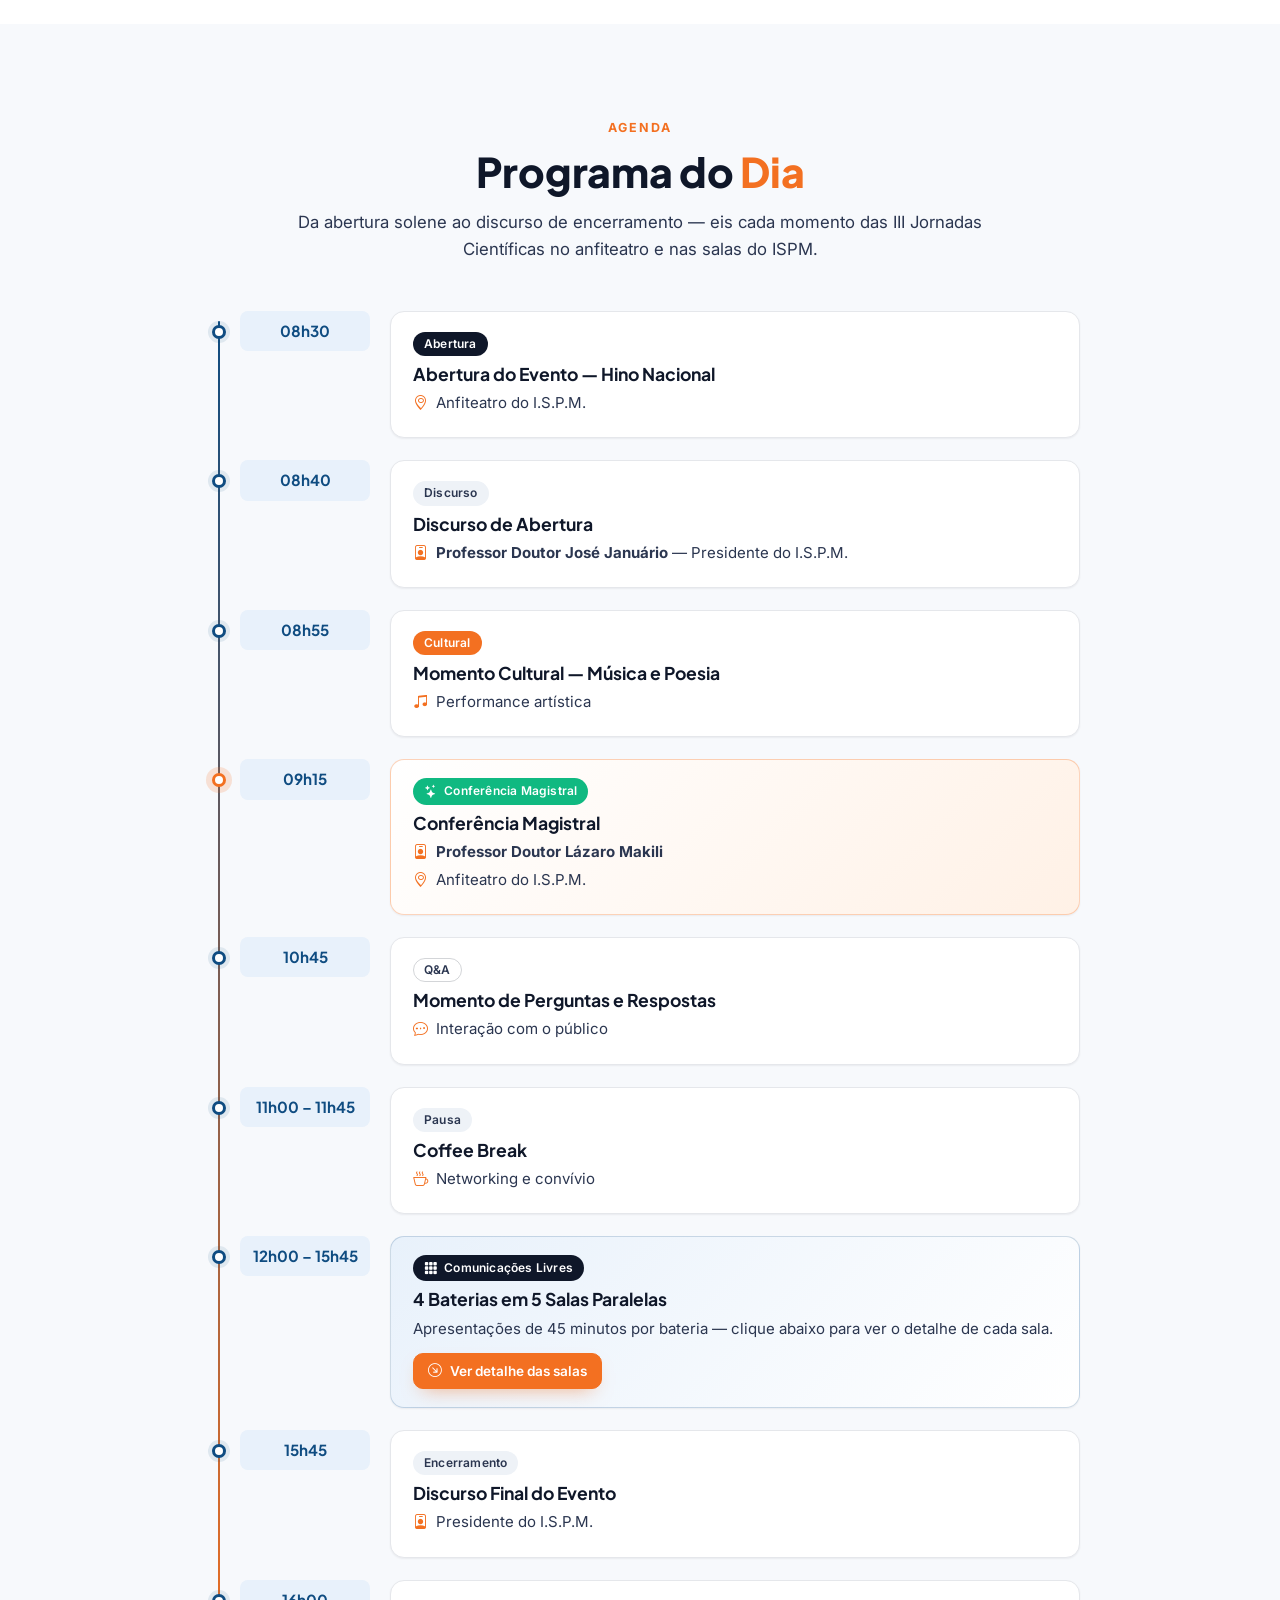
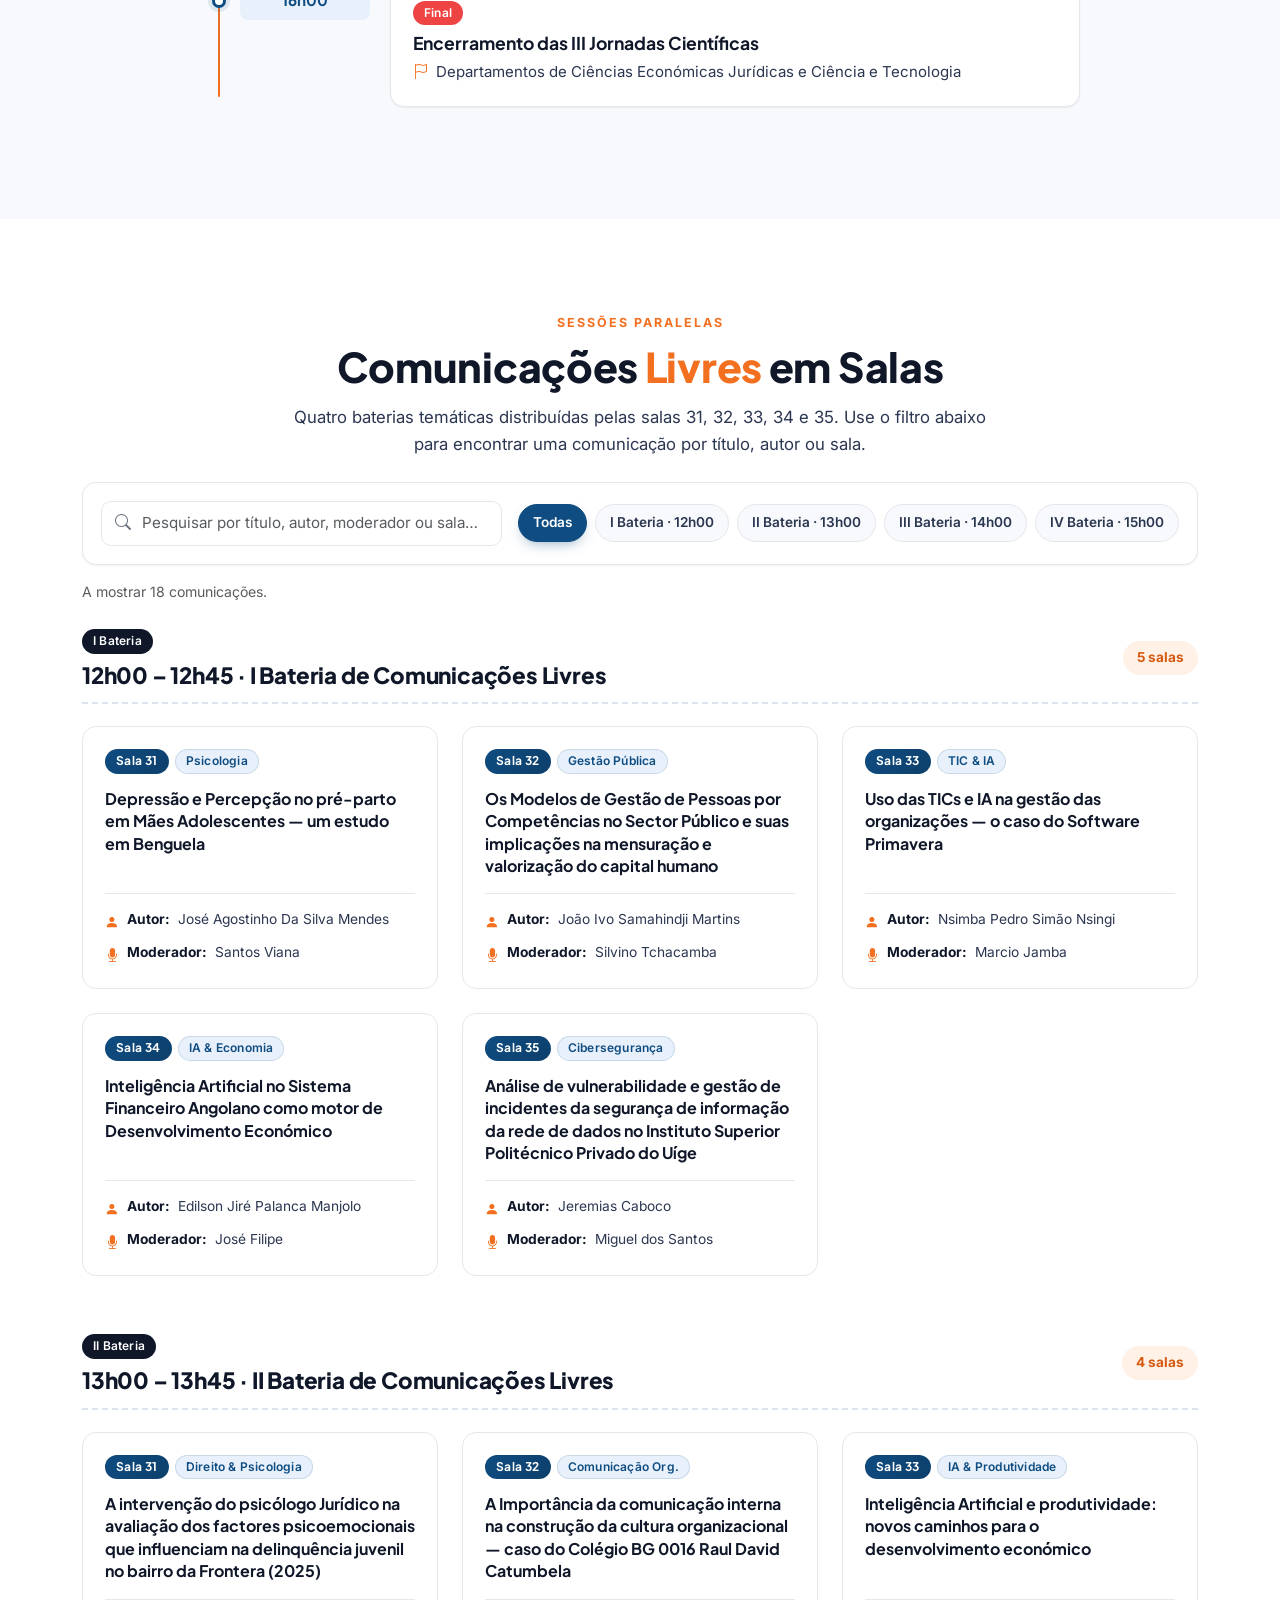
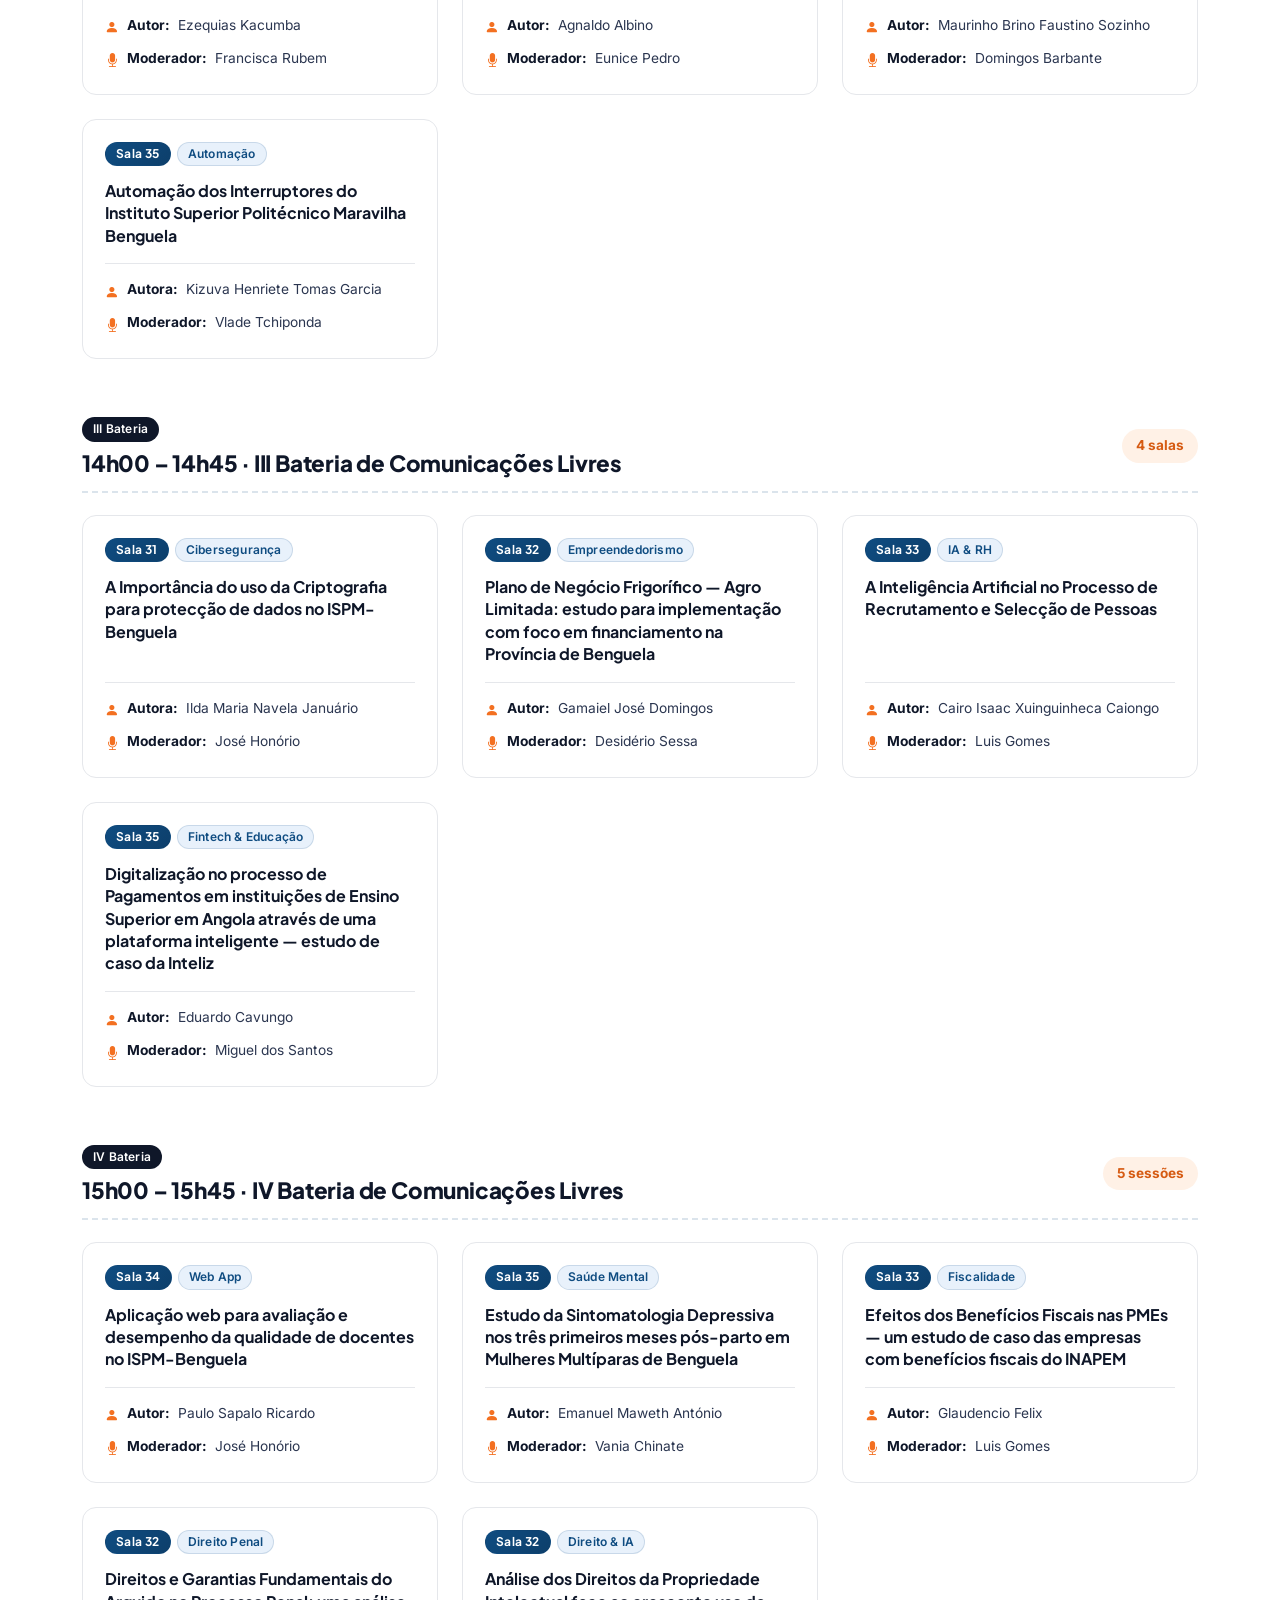
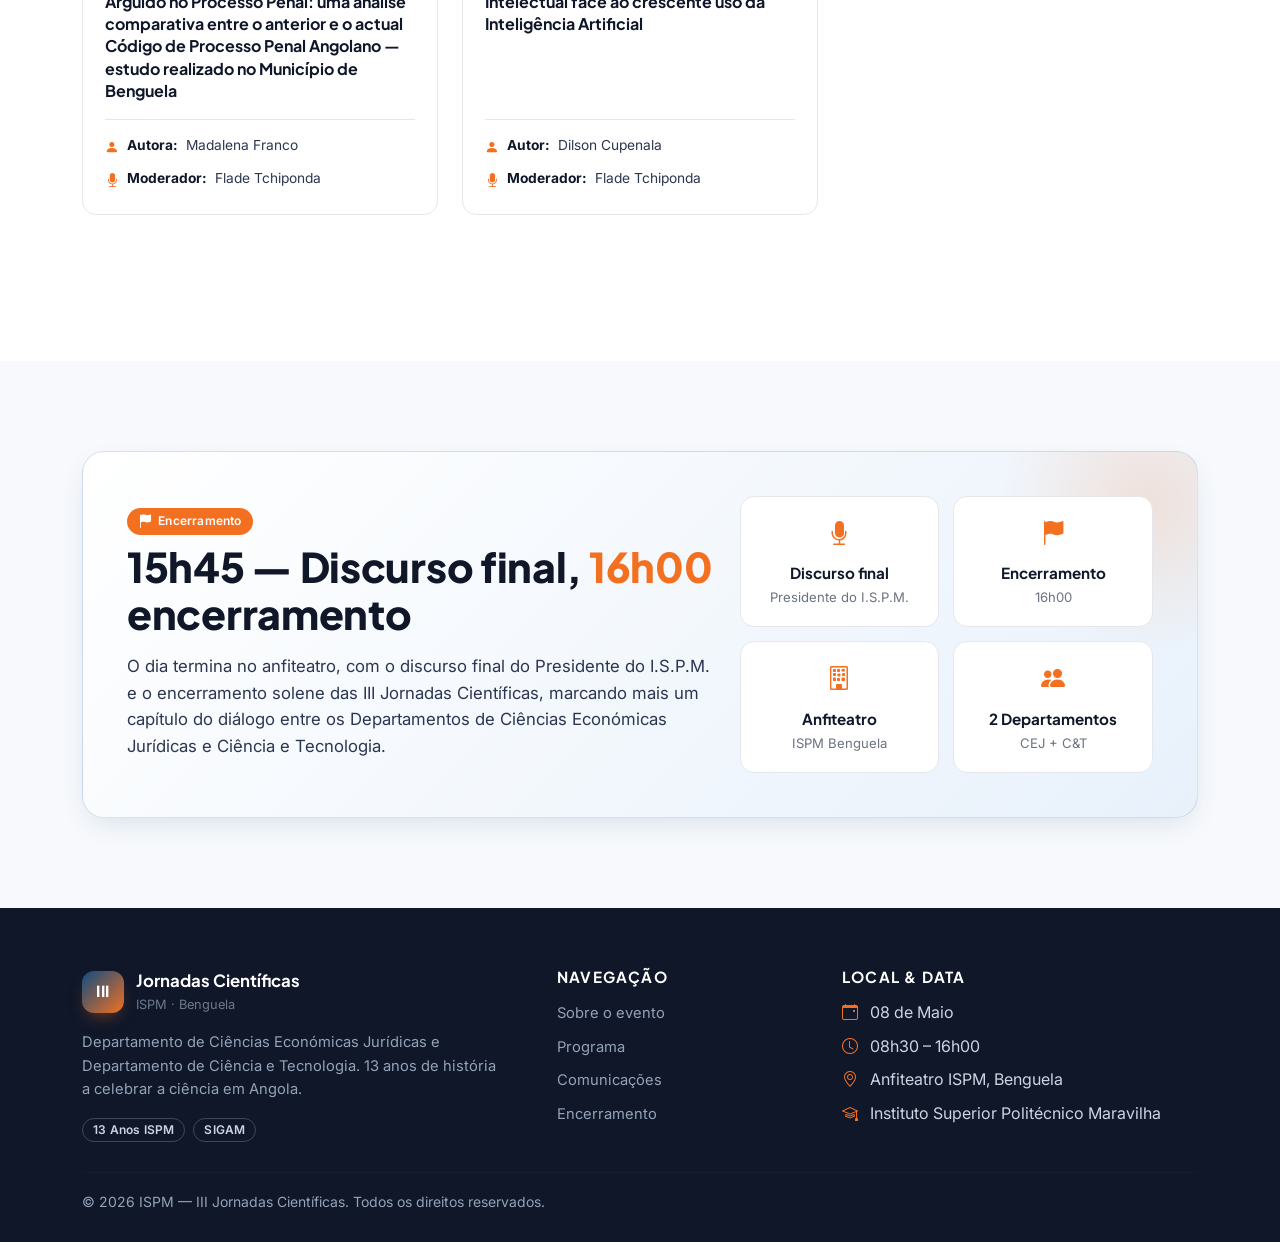
<file: programa.html>
<!doctype html>
<html lang="pt">
  <head>
    <meta charset="utf-8" />
    <meta name="viewport" content="width=device-width, initial-scale=1" />
    <title>Programa · III Jornadas Científicas — ISPM Benguela</title>
    <meta
      name="description"
      content="III Jornadas Científicas do Departamento de Ciências Económicas Jurídicas e Departamento de Ciência e Tecnologia — ISPM Benguela, 08 de Maio."
    />

    <link rel="preconnect" href="https://fonts.googleapis.com" />
    <link rel="preconnect" href="https://fonts.gstatic.com" crossorigin />
    <link
      href="https://fonts.googleapis.com/css2?family=Inter:wght@400;500;600;700;800&family=Plus+Jakarta+Sans:wght@600;700;800&display=swap"
      rel="stylesheet"
    />

    <link
      href="https://cdn.jsdelivr.net/npm/bootstrap@5.3.3/dist/css/bootstrap.min.css"
      rel="stylesheet"
    />
    <link
      rel="stylesheet"
      href="https://cdn.jsdelivr.net/npm/bootstrap-icons@1.11.3/font/bootstrap-icons.min.css"
    />
    <link rel="stylesheet" href="css/style.css" />
  </head>
  <body data-bs-spy="scroll" data-bs-target="#mainNav" data-bs-offset="120">

    <!-- Navbar -->
    <nav id="mainNav" class="navbar navbar-expand-lg sticky-top main-nav">
      <div class="container">
        <a class="navbar-brand d-flex align-items-center" href="#hero">
          <span class="brand-mark">III</span>
          <span class="brand-text">
            Jornadas Científicas
            <small>ISPM · 2026</small>
          </span>
        </a>
        <button
          class="navbar-toggler"
          type="button"
          data-bs-toggle="collapse"
          data-bs-target="#navMenu"
        >
          <span class="navbar-toggler-icon"></span>
        </button>
        <div class="collapse navbar-collapse" id="navMenu">
          <ul class="navbar-nav ms-auto align-items-lg-center gap-lg-1">
            <li class="nav-item"><a class="nav-link" href="index.html"><i class="bi bi-house"></i> Home</a></li>
            <li class="nav-item"><a class="nav-link" href="#sobre">Sobre</a></li>
            <li class="nav-item"><a class="nav-link" href="#programa">Programa</a></li>
            <li class="nav-item"><a class="nav-link" href="#comunicacoes">Comunicações</a></li>
            <li class="nav-item"><a class="nav-link" href="#encerramento">Encerramento</a></li>
            <li class="nav-item ms-lg-2">
              <a class="btn btn-cta" href="index.html">
                <i class="bi bi-arrow-left-circle"></i> Voltar
              </a>
            </li>
          </ul>
        </div>
      </div>
    </nav>

    <!-- Hero -->
    <header id="hero" class="hero">
      <div class="hero-bg" aria-hidden="true"></div>
      <div class="hero-grid" aria-hidden="true"></div>

      <div class="container hero-inner">
        <div class="row align-items-center g-5">
          <div class="col-lg-7">
            <div class="hero-badges mb-3">
              <span class="hbui-badge hbui-badge-default">
                <i class="bi bi-mortarboard-fill"></i> 3.ª Edição
              </span>
              <span class="hbui-badge hbui-badge-outline">
                Departamento CEJ
              </span>
              <span class="hbui-badge hbui-badge-outline">
                Departamento C&T
              </span>
            </div>

            <h1 class="hero-title">
              III <span class="text-accent">Jornadas Científicas</span>
              <span class="hero-sub">
                Departamento de Ciências Económicas Jurídicas
                e Departamento de Ciência e Tecnologia
              </span>
            </h1>

            <p class="hero-lead">
              Um dia inteiro de partilha académica, com conferência magistral,
              momento cultural e quatro baterias de comunicações livres em salas
              paralelas — reunindo investigadores, docentes e estudantes do ISPM
              e parceiros.
            </p>

            <div class="hero-meta">
              <div class="hero-meta-item">
                <i class="bi bi-calendar-event"></i>
                <div>
                  <span class="meta-label">Data</span>
                  <strong>08 de Maio</strong>
                </div>
              </div>
              <div class="hero-meta-item">
                <i class="bi bi-geo-alt"></i>
                <div>
                  <span class="meta-label">Local</span>
                  <strong>Anfiteatro do ISPM</strong>
                </div>
              </div>
              <div class="hero-meta-item">
                <i class="bi bi-people"></i>
                <div>
                  <span class="meta-label">Comunicações</span>
                  <strong>18 sessões · 5 salas</strong>
                </div>
              </div>
            </div>

            <div class="hero-actions mt-4">
              <a href="#programa" class="btn btn-cta btn-lg">
                <i class="bi bi-journal-text"></i> Ver Programa Completo
              </a>
              <a href="#comunicacoes" class="btn btn-ghost btn-lg">
                <i class="bi bi-grid-3x3-gap"></i> Comunicações por Sala
              </a>
            </div>
          </div>

          <div class="col-lg-5">
            <div class="hero-card">
              <div class="hero-card-head">
                <span class="hbui-badge hbui-badge-secondary">
                  <i class="bi bi-archive"></i> Arquivo · Edição Encerrada
                </span>
                <span class="hero-card-time">08h30 → 16h00</span>
              </div>
              <h3 class="hero-card-title">Conferência Magistral</h3>
              <p class="hero-card-author">
                <i class="bi bi-person-badge"></i>
                Professor Doutor <strong>Lázaro Makili</strong>
              </p>
              <hr />
              <ul class="hero-card-list">
                <li>
                  <i class="bi bi-check2-circle"></i>
                  Abertura com o Hino Nacional
                </li>
                <li>
                  <i class="bi bi-check2-circle"></i>
                  Discurso do Presidente do ISPM
                </li>
                <li>
                  <i class="bi bi-check2-circle"></i>
                  Momento Cultural — Música & Poesia
                </li>
                <li>
                  <i class="bi bi-check2-circle"></i>
                  4 Baterias de Comunicações Livres
                </li>
              </ul>
              <a href="#programa" class="btn btn-cta w-100">
                <i class="bi bi-arrow-down-circle"></i> Explorar agenda
              </a>
            </div>
          </div>
        </div>
      </div>
    </header>

    <!-- Stats -->
    <section class="stats">
      <div class="container">
        <div class="row g-3">
          <div class="col-6 col-md-3">
            <div class="stat-card">
              <span class="stat-num" data-count="4">0</span>
              <span class="stat-label">Baterias de comunicações</span>
            </div>
          </div>
          <div class="col-6 col-md-3">
            <div class="stat-card">
              <span class="stat-num" data-count="18">0</span>
              <span class="stat-label">Comunicações livres</span>
            </div>
          </div>
          <div class="col-6 col-md-3">
            <div class="stat-card">
              <span class="stat-num" data-count="5">0</span>
              <span class="stat-label">Salas em paralelo</span>
            </div>
          </div>
          <div class="col-6 col-md-3">
            <div class="stat-card">
              <span class="stat-num" data-count="2">0</span>
              <span class="stat-label">Departamentos organizadores</span>
            </div>
          </div>
        </div>
      </div>
    </section>

    <!-- About -->
    <section id="sobre" class="section">
      <div class="container">
        <div class="row align-items-center g-5">
          <div class="col-lg-6">
            <span class="section-eyebrow">Sobre o evento</span>
            <h2 class="section-title">
              Ciência, direito e tecnologia em <span class="text-accent">diálogo</span>.
            </h2>
            <p class="section-lead">
              As III Jornadas Científicas do ISPM reúnem dois departamentos numa
              jornada interdisciplinar: <strong>Ciências Económicas Jurídicas</strong>
              e <strong>Ciência e Tecnologia</strong>. Investigadores, docentes
              e estudantes apresentam estudos atuais sobre Inteligência
              Artificial, gestão pública, direito penal, psicologia jurídica,
              segurança da informação, economia e muito mais.
            </p>

            <div class="about-features">
              <div class="about-feature">
                <span class="about-icon"><i class="bi bi-lightbulb"></i></span>
                <div>
                  <h5>Conferência Magistral</h5>
                  <p>Abertura académica conduzida por especialista convidado.</p>
                </div>
              </div>
              <div class="about-feature">
                <span class="about-icon"><i class="bi bi-easel2"></i></span>
                <div>
                  <h5>Comunicações Livres</h5>
                  <p>4 baterias paralelas em 5 salas temáticas distintas.</p>
                </div>
              </div>
              <div class="about-feature">
                <span class="about-icon"><i class="bi bi-music-note-beamed"></i></span>
                <div>
                  <h5>Momento Cultural</h5>
                  <p>Música e poesia para celebrar a identidade angolana.</p>
                </div>
              </div>
            </div>
          </div>

          <div class="col-lg-6">
            <div class="about-visual">
              <div class="about-card about-card-1">
                <span class="hbui-badge hbui-badge-warning">
                  <i class="bi bi-stars"></i> Destaque
                </span>
                <h4>Inteligência Artificial</h4>
                <p>4 comunicações exploram IA em finanças, recrutamento e produtividade.</p>
              </div>
              <div class="about-card about-card-2">
                <span class="hbui-badge hbui-badge-secondary">
                  <i class="bi bi-shield-check"></i> Segurança
                </span>
                <h4>Proteção de Dados</h4>
                <p>Criptografia, vulnerabilidades e gestão de incidentes em foco.</p>
              </div>
              <div class="about-card about-card-3">
                <span class="hbui-badge hbui-badge-destructive">
                  <i class="bi bi-heart-pulse"></i> Saúde
                </span>
                <h4>Psicologia & Sociedade</h4>
                <p>Estudos sobre saúde mental no pós-parto e delinquência juvenil.</p>
              </div>
            </div>
          </div>
        </div>
      </div>
    </section>

    <!-- Programa do dia (timeline) -->
    <section id="programa" class="section section-alt">
      <div class="container">
        <div class="text-center mb-5">
          <span class="section-eyebrow">Agenda</span>
          <h2 class="section-title">Programa do <span class="text-accent">Dia</span></h2>
          <p class="section-lead mx-auto" style="max-width: 720px">
            Da abertura solene ao discurso de encerramento — eis cada momento
            das III Jornadas Científicas no anfiteatro e nas salas do ISPM.
          </p>
        </div>

        <div class="timeline">
          <div class="timeline-item">
            <div class="timeline-time">08h30</div>
            <div class="timeline-card">
              <span class="hbui-badge hbui-badge-default">Abertura</span>
              <h4>Abertura do Evento — Hino Nacional</h4>
              <p><i class="bi bi-geo-alt"></i> Anfiteatro do I.S.P.M.</p>
            </div>
          </div>

          <div class="timeline-item">
            <div class="timeline-time">08h40</div>
            <div class="timeline-card">
              <span class="hbui-badge hbui-badge-secondary">Discurso</span>
              <h4>Discurso de Abertura</h4>
              <p>
                <i class="bi bi-person-badge"></i>
                <strong>Professor Doutor José Januário</strong> — Presidente do I.S.P.M.
              </p>
            </div>
          </div>

          <div class="timeline-item">
            <div class="timeline-time">08h55</div>
            <div class="timeline-card">
              <span class="hbui-badge hbui-badge-warning">Cultural</span>
              <h4>Momento Cultural — Música e Poesia</h4>
              <p><i class="bi bi-music-note-beamed"></i> Performance artística</p>
            </div>
          </div>

          <div class="timeline-item highlight">
            <div class="timeline-time">09h15</div>
            <div class="timeline-card">
              <span class="hbui-badge hbui-badge-success">
                <i class="bi bi-stars"></i> Conferência Magistral
              </span>
              <h4>Conferência Magistral</h4>
              <p>
                <i class="bi bi-person-badge"></i>
                <strong>Professor Doutor Lázaro Makili</strong>
              </p>
              <p><i class="bi bi-geo-alt"></i> Anfiteatro do I.S.P.M.</p>
            </div>
          </div>

          <div class="timeline-item">
            <div class="timeline-time">10h45</div>
            <div class="timeline-card">
              <span class="hbui-badge hbui-badge-outline">Q&A</span>
              <h4>Momento de Perguntas e Respostas</h4>
              <p><i class="bi bi-chat-dots"></i> Interação com o público</p>
            </div>
          </div>

          <div class="timeline-item">
            <div class="timeline-time">11h00 – 11h45</div>
            <div class="timeline-card">
              <span class="hbui-badge hbui-badge-secondary">Pausa</span>
              <h4>Coffee Break</h4>
              <p><i class="bi bi-cup-hot"></i> Networking e convívio</p>
            </div>
          </div>

          <div class="timeline-item bigblock">
            <div class="timeline-time">12h00 – 15h45</div>
            <div class="timeline-card">
              <span class="hbui-badge hbui-badge-default">
                <i class="bi bi-grid-3x3-gap-fill"></i> Comunicações Livres
              </span>
              <h4>4 Baterias em 5 Salas Paralelas</h4>
              <p>
                Apresentações de 45 minutos por bateria — clique abaixo para
                ver o detalhe de cada sala.
              </p>
              <a href="#comunicacoes" class="btn btn-cta btn-sm mt-2">
                <i class="bi bi-arrow-down-right-circle"></i> Ver detalhe das salas
              </a>
            </div>
          </div>

          <div class="timeline-item">
            <div class="timeline-time">15h45</div>
            <div class="timeline-card">
              <span class="hbui-badge hbui-badge-secondary">Encerramento</span>
              <h4>Discurso Final do Evento</h4>
              <p><i class="bi bi-person-badge"></i> Presidente do I.S.P.M.</p>
            </div>
          </div>

          <div class="timeline-item">
            <div class="timeline-time">16h00</div>
            <div class="timeline-card">
              <span class="hbui-badge hbui-badge-destructive">Final</span>
              <h4>Encerramento das III Jornadas Científicas</h4>
              <p>
                <i class="bi bi-flag"></i>
                Departamentos de Ciências Económicas Jurídicas e Ciência e Tecnologia
              </p>
            </div>
          </div>
        </div>
      </div>
    </section>

    <!-- Comunicações Livres -->
    <section id="comunicacoes" class="section">
      <div class="container">
        <div class="text-center mb-4">
          <span class="section-eyebrow">Sessões paralelas</span>
          <h2 class="section-title">
            Comunicações <span class="text-accent">Livres</span> em Salas
          </h2>
          <p class="section-lead mx-auto" style="max-width: 720px">
            Quatro baterias temáticas distribuídas pelas salas 31, 32, 33, 34 e 35.
            Use o filtro abaixo para encontrar uma comunicação por título, autor ou sala.
          </p>
        </div>

        <!-- Filters -->
        <div class="filter-bar">
          <div class="search-wrap">
            <i class="bi bi-search"></i>
            <input
              type="text"
              id="searchInput"
              class="form-control"
              placeholder="Pesquisar por título, autor, moderador ou sala…"
            />
          </div>

          <div class="filter-chips" id="batteryChips">
            <button class="chip active" data-filter="all">Todas</button>
            <button class="chip" data-filter="b1">I Bateria · 12h00</button>
            <button class="chip" data-filter="b2">II Bateria · 13h00</button>
            <button class="chip" data-filter="b3">III Bateria · 14h00</button>
            <button class="chip" data-filter="b4">IV Bateria · 15h00</button>
          </div>
        </div>

        <p class="result-count text-muted small mb-4">
          A mostrar <span id="resultCount">18</span> comunicações.
        </p>

        <!-- I BATERIA -->
        <div class="battery-block" data-battery="b1">
          <div class="battery-head">
            <div>
              <span class="hbui-badge hbui-badge-default">I Bateria</span>
              <h3 class="battery-title">12h00 – 12h45 · I Bateria de Comunicações Livres</h3>
            </div>
            <span class="battery-count">5 salas</span>
          </div>

          <div class="row g-4">
            <div class="col-md-6 col-xl-4 talk-col" data-battery="b1">
              <article class="talk-card">
                <header>
                  <span class="hbui-badge hbui-badge-room">Sala 31</span>
                  <span class="hbui-badge hbui-badge-outline-soft">Psicologia</span>
                </header>
                <h4 class="talk-title">
                  Depressão e Percepção no pré-parto em Mães Adolescentes — um estudo em Benguela
                </h4>
                <ul class="talk-meta">
                  <li><i class="bi bi-person-fill"></i> <strong>Autor:</strong> José Agostinho Da Silva Mendes</li>
                  <li><i class="bi bi-mic-fill"></i> <strong>Moderador:</strong> Santos Viana</li>
                </ul>
              </article>
            </div>

            <div class="col-md-6 col-xl-4 talk-col" data-battery="b1">
              <article class="talk-card">
                <header>
                  <span class="hbui-badge hbui-badge-room">Sala 32</span>
                  <span class="hbui-badge hbui-badge-outline-soft">Gestão Pública</span>
                </header>
                <h4 class="talk-title">
                  Os Modelos de Gestão de Pessoas por Competências no Sector Público
                  e suas implicações na mensuração e valorização do capital humano
                </h4>
                <ul class="talk-meta">
                  <li><i class="bi bi-person-fill"></i> <strong>Autor:</strong> João Ivo Samahindji Martins</li>
                  <li><i class="bi bi-mic-fill"></i> <strong>Moderador:</strong> Silvino Tchacamba</li>
                </ul>
              </article>
            </div>

            <div class="col-md-6 col-xl-4 talk-col" data-battery="b1">
              <article class="talk-card">
                <header>
                  <span class="hbui-badge hbui-badge-room">Sala 33</span>
                  <span class="hbui-badge hbui-badge-outline-soft">TIC & IA</span>
                </header>
                <h4 class="talk-title">
                  Uso das TICs e IA na gestão das organizações — o caso do Software Primavera
                </h4>
                <ul class="talk-meta">
                  <li><i class="bi bi-person-fill"></i> <strong>Autor:</strong> Nsimba Pedro Simão Nsingi</li>
                  <li><i class="bi bi-mic-fill"></i> <strong>Moderador:</strong> Marcio Jamba</li>
                </ul>
              </article>
            </div>

            <div class="col-md-6 col-xl-4 talk-col" data-battery="b1">
              <article class="talk-card">
                <header>
                  <span class="hbui-badge hbui-badge-room">Sala 34</span>
                  <span class="hbui-badge hbui-badge-outline-soft">IA & Economia</span>
                </header>
                <h4 class="talk-title">
                  Inteligência Artificial no Sistema Financeiro Angolano como
                  motor de Desenvolvimento Económico
                </h4>
                <ul class="talk-meta">
                  <li><i class="bi bi-person-fill"></i> <strong>Autor:</strong> Edilson Jiré Palanca Manjolo</li>
                  <li><i class="bi bi-mic-fill"></i> <strong>Moderador:</strong> José Filipe</li>
                </ul>
              </article>
            </div>

            <div class="col-md-6 col-xl-4 talk-col" data-battery="b1">
              <article class="talk-card">
                <header>
                  <span class="hbui-badge hbui-badge-room">Sala 35</span>
                  <span class="hbui-badge hbui-badge-outline-soft">Cibersegurança</span>
                </header>
                <h4 class="talk-title">
                  Análise de vulnerabilidade e gestão de incidentes da segurança
                  de informação da rede de dados no Instituto Superior Politécnico
                  Privado do Uíge
                </h4>
                <ul class="talk-meta">
                  <li><i class="bi bi-person-fill"></i> <strong>Autor:</strong> Jeremias Caboco</li>
                  <li><i class="bi bi-mic-fill"></i> <strong>Moderador:</strong> Miguel dos Santos</li>
                </ul>
              </article>
            </div>
          </div>
        </div>

        <!-- II BATERIA -->
        <div class="battery-block" data-battery="b2">
          <div class="battery-head">
            <div>
              <span class="hbui-badge hbui-badge-default">II Bateria</span>
              <h3 class="battery-title">13h00 – 13h45 · II Bateria de Comunicações Livres</h3>
            </div>
            <span class="battery-count">4 salas</span>
          </div>

          <div class="row g-4">
            <div class="col-md-6 col-xl-4 talk-col" data-battery="b2">
              <article class="talk-card">
                <header>
                  <span class="hbui-badge hbui-badge-room">Sala 31</span>
                  <span class="hbui-badge hbui-badge-outline-soft">Direito & Psicologia</span>
                </header>
                <h4 class="talk-title">
                  A intervenção do psicólogo Jurídico na avaliação dos factores
                  psicoemocionais que influenciam na delinquência juvenil
                  no bairro da Frontera (2025)
                </h4>
                <ul class="talk-meta">
                  <li><i class="bi bi-person-fill"></i> <strong>Autor:</strong> Ezequias Kacumba</li>
                  <li><i class="bi bi-mic-fill"></i> <strong>Moderador:</strong> Francisca Rubem</li>
                </ul>
              </article>
            </div>

            <div class="col-md-6 col-xl-4 talk-col" data-battery="b2">
              <article class="talk-card">
                <header>
                  <span class="hbui-badge hbui-badge-room">Sala 32</span>
                  <span class="hbui-badge hbui-badge-outline-soft">Comunicação Org.</span>
                </header>
                <h4 class="talk-title">
                  A Importância da comunicação interna na construção da cultura
                  organizacional — caso do Colégio BG 0016 Raul David Catumbela
                </h4>
                <ul class="talk-meta">
                  <li><i class="bi bi-person-fill"></i> <strong>Autor:</strong> Agnaldo Albino</li>
                  <li><i class="bi bi-mic-fill"></i> <strong>Moderador:</strong> Eunice Pedro</li>
                </ul>
              </article>
            </div>

            <div class="col-md-6 col-xl-4 talk-col" data-battery="b2">
              <article class="talk-card">
                <header>
                  <span class="hbui-badge hbui-badge-room">Sala 33</span>
                  <span class="hbui-badge hbui-badge-outline-soft">IA & Produtividade</span>
                </header>
                <h4 class="talk-title">
                  Inteligência Artificial e produtividade: novos caminhos para
                  o desenvolvimento económico
                </h4>
                <ul class="talk-meta">
                  <li><i class="bi bi-person-fill"></i> <strong>Autor:</strong> Maurinho Brino Faustino Sozinho</li>
                  <li><i class="bi bi-mic-fill"></i> <strong>Moderador:</strong> Domingos Barbante</li>
                </ul>
              </article>
            </div>

            <div class="col-md-6 col-xl-4 talk-col" data-battery="b2">
              <article class="talk-card">
                <header>
                  <span class="hbui-badge hbui-badge-room">Sala 35</span>
                  <span class="hbui-badge hbui-badge-outline-soft">Automação</span>
                </header>
                <h4 class="talk-title">
                  Automação dos Interruptores do Instituto Superior Politécnico Maravilha Benguela
                </h4>
                <ul class="talk-meta">
                  <li><i class="bi bi-person-fill"></i> <strong>Autora:</strong> Kizuva Henriete Tomas Garcia</li>
                  <li><i class="bi bi-mic-fill"></i> <strong>Moderador:</strong> Vlade Tchiponda</li>
                </ul>
              </article>
            </div>
          </div>
        </div>

        <!-- III BATERIA -->
        <div class="battery-block" data-battery="b3">
          <div class="battery-head">
            <div>
              <span class="hbui-badge hbui-badge-default">III Bateria</span>
              <h3 class="battery-title">14h00 – 14h45 · III Bateria de Comunicações Livres</h3>
            </div>
            <span class="battery-count">4 salas</span>
          </div>

          <div class="row g-4">
            <div class="col-md-6 col-xl-4 talk-col" data-battery="b3">
              <article class="talk-card">
                <header>
                  <span class="hbui-badge hbui-badge-room">Sala 31</span>
                  <span class="hbui-badge hbui-badge-outline-soft">Cibersegurança</span>
                </header>
                <h4 class="talk-title">
                  A Importância do uso da Criptografia para protecção de dados no ISPM-Benguela
                </h4>
                <ul class="talk-meta">
                  <li><i class="bi bi-person-fill"></i> <strong>Autora:</strong> Ilda Maria Navela Januário</li>
                  <li><i class="bi bi-mic-fill"></i> <strong>Moderador:</strong> José Honório</li>
                </ul>
              </article>
            </div>

            <div class="col-md-6 col-xl-4 talk-col" data-battery="b3">
              <article class="talk-card">
                <header>
                  <span class="hbui-badge hbui-badge-room">Sala 32</span>
                  <span class="hbui-badge hbui-badge-outline-soft">Empreendedorismo</span>
                </header>
                <h4 class="talk-title">
                  Plano de Negócio Frigorífico — Agro Limitada: estudo para
                  implementação com foco em financiamento na Província de Benguela
                </h4>
                <ul class="talk-meta">
                  <li><i class="bi bi-person-fill"></i> <strong>Autor:</strong> Gamaiel José Domingos</li>
                  <li><i class="bi bi-mic-fill"></i> <strong>Moderador:</strong> Desidério Sessa</li>
                </ul>
              </article>
            </div>

            <div class="col-md-6 col-xl-4 talk-col" data-battery="b3">
              <article class="talk-card">
                <header>
                  <span class="hbui-badge hbui-badge-room">Sala 33</span>
                  <span class="hbui-badge hbui-badge-outline-soft">IA & RH</span>
                </header>
                <h4 class="talk-title">
                  A Inteligência Artificial no Processo de Recrutamento e Selecção de Pessoas
                </h4>
                <ul class="talk-meta">
                  <li><i class="bi bi-person-fill"></i> <strong>Autor:</strong> Cairo Isaac Xuinguinheca Caiongo</li>
                  <li><i class="bi bi-mic-fill"></i> <strong>Moderador:</strong> Luis Gomes</li>
                </ul>
              </article>
            </div>

            <div class="col-md-6 col-xl-4 talk-col" data-battery="b3">
              <article class="talk-card">
                <header>
                  <span class="hbui-badge hbui-badge-room">Sala 35</span>
                  <span class="hbui-badge hbui-badge-outline-soft">Fintech & Educação</span>
                </header>
                <h4 class="talk-title">
                  Digitalização no processo de Pagamentos em instituições de
                  Ensino Superior em Angola através de uma plataforma inteligente
                  — estudo de caso da Inteliz
                </h4>
                <ul class="talk-meta">
                  <li><i class="bi bi-person-fill"></i> <strong>Autor:</strong> Eduardo Cavungo</li>
                  <li><i class="bi bi-mic-fill"></i> <strong>Moderador:</strong> Miguel dos Santos</li>
                </ul>
              </article>
            </div>
          </div>
        </div>

        <!-- IV BATERIA -->
        <div class="battery-block" data-battery="b4">
          <div class="battery-head">
            <div>
              <span class="hbui-badge hbui-badge-default">IV Bateria</span>
              <h3 class="battery-title">15h00 – 15h45 · IV Bateria de Comunicações Livres</h3>
            </div>
            <span class="battery-count">5 sessões</span>
          </div>

          <div class="row g-4">
            <div class="col-md-6 col-xl-4 talk-col" data-battery="b4">
              <article class="talk-card">
                <header>
                  <span class="hbui-badge hbui-badge-room">Sala 34</span>
                  <span class="hbui-badge hbui-badge-outline-soft">Web App</span>
                </header>
                <h4 class="talk-title">
                  Aplicação web para avaliação e desempenho da qualidade de docentes no ISPM-Benguela
                </h4>
                <ul class="talk-meta">
                  <li><i class="bi bi-person-fill"></i> <strong>Autor:</strong> Paulo Sapalo Ricardo</li>
                  <li><i class="bi bi-mic-fill"></i> <strong>Moderador:</strong> José Honório</li>
                </ul>
              </article>
            </div>

            <div class="col-md-6 col-xl-4 talk-col" data-battery="b4">
              <article class="talk-card">
                <header>
                  <span class="hbui-badge hbui-badge-room">Sala 35</span>
                  <span class="hbui-badge hbui-badge-outline-soft">Saúde Mental</span>
                </header>
                <h4 class="talk-title">
                  Estudo da Sintomatologia Depressiva nos três primeiros meses
                  pós-parto em Mulheres Multíparas de Benguela
                </h4>
                <ul class="talk-meta">
                  <li><i class="bi bi-person-fill"></i> <strong>Autor:</strong> Emanuel Maweth António</li>
                  <li><i class="bi bi-mic-fill"></i> <strong>Moderador:</strong> Vania Chinate</li>
                </ul>
              </article>
            </div>

            <div class="col-md-6 col-xl-4 talk-col" data-battery="b4">
              <article class="talk-card">
                <header>
                  <span class="hbui-badge hbui-badge-room">Sala 33</span>
                  <span class="hbui-badge hbui-badge-outline-soft">Fiscalidade</span>
                </header>
                <h4 class="talk-title">
                  Efeitos dos Benefícios Fiscais nas PMEs — um estudo de caso
                  das empresas com benefícios fiscais do INAPEM
                </h4>
                <ul class="talk-meta">
                  <li><i class="bi bi-person-fill"></i> <strong>Autor:</strong> Glaudencio Felix</li>
                  <li><i class="bi bi-mic-fill"></i> <strong>Moderador:</strong> Luis Gomes</li>
                </ul>
              </article>
            </div>

            <div class="col-md-6 col-xl-4 talk-col" data-battery="b4">
              <article class="talk-card">
                <header>
                  <span class="hbui-badge hbui-badge-room">Sala 32</span>
                  <span class="hbui-badge hbui-badge-outline-soft">Direito Penal</span>
                </header>
                <h4 class="talk-title">
                  Direitos e Garantias Fundamentais do Arguido no Processo Penal:
                  uma análise comparativa entre o anterior e o actual Código de
                  Processo Penal Angolano — estudo realizado no Município de Benguela
                </h4>
                <ul class="talk-meta">
                  <li><i class="bi bi-person-fill"></i> <strong>Autora:</strong> Madalena Franco</li>
                  <li><i class="bi bi-mic-fill"></i> <strong>Moderador:</strong> Flade Tchiponda</li>
                </ul>
              </article>
            </div>

            <div class="col-md-6 col-xl-4 talk-col" data-battery="b4">
              <article class="talk-card">
                <header>
                  <span class="hbui-badge hbui-badge-room">Sala 32</span>
                  <span class="hbui-badge hbui-badge-outline-soft">Direito & IA</span>
                </header>
                <h4 class="talk-title">
                  Análise dos Direitos da Propriedade Intelectual face ao
                  crescente uso da Inteligência Artificial
                </h4>
                <ul class="talk-meta">
                  <li><i class="bi bi-person-fill"></i> <strong>Autor:</strong> Dilson Cupenala</li>
                  <li><i class="bi bi-mic-fill"></i> <strong>Moderador:</strong> Flade Tchiponda</li>
                </ul>
              </article>
            </div>
          </div>
        </div>

        <!-- empty state -->
        <div id="emptyState" class="empty-state d-none">
          <i class="bi bi-search"></i>
          <h4>Sem resultados para a sua pesquisa</h4>
          <p>Tente outro termo, autor ou número de sala.</p>
        </div>
      </div>
    </section>

    <!-- Encerramento -->
    <section id="encerramento" class="section section-alt">
      <div class="container">
        <div class="closing-card">
          <div class="row align-items-center g-4">
            <div class="col-lg-7">
              <span class="hbui-badge hbui-badge-warning mb-2">
                <i class="bi bi-flag-fill"></i> Encerramento
              </span>
              <h2 class="section-title m-0">
                15h45 — Discurso final, <span class="text-accent">16h00</span> encerramento
              </h2>
              <p class="section-lead mt-3 mb-0">
                O dia termina no anfiteatro, com o discurso final do
                Presidente do I.S.P.M. e o encerramento solene das
                III Jornadas Científicas, marcando mais um capítulo do diálogo
                entre os Departamentos de Ciências Económicas Jurídicas
                e Ciência e Tecnologia.
              </p>
            </div>
            <div class="col-lg-5">
              <div class="closing-grid">
                <div class="closing-tile">
                  <i class="bi bi-mic-fill"></i>
                  <strong>Discurso final</strong>
                  <span>Presidente do I.S.P.M.</span>
                </div>
                <div class="closing-tile">
                  <i class="bi bi-flag-fill"></i>
                  <strong>Encerramento</strong>
                  <span>16h00</span>
                </div>
                <div class="closing-tile">
                  <i class="bi bi-building"></i>
                  <strong>Anfiteatro</strong>
                  <span>ISPM Benguela</span>
                </div>
                <div class="closing-tile">
                  <i class="bi bi-people-fill"></i>
                  <strong>2 Departamentos</strong>
                  <span>CEJ + C&T</span>
                </div>
              </div>
            </div>
          </div>
        </div>
      </div>
    </section>

    <!-- Footer -->
    <footer class="footer">
      <div class="container">
        <div class="row g-4">
          <div class="col-lg-5">
            <div class="footer-brand">
              <span class="brand-mark">III</span>
              <div>
                <strong>Jornadas Científicas</strong>
                <small>ISPM · Benguela</small>
              </div>
            </div>
            <p class="mt-3 footer-text">
              Departamento de Ciências Económicas Jurídicas e Departamento
              de Ciência e Tecnologia. 13 anos de história a celebrar a
              ciência em Angola.
            </p>
            <div class="footer-badges">
              <span class="hbui-badge hbui-badge-outline">13 Anos ISPM</span>
              <span class="hbui-badge hbui-badge-outline">SIGAM</span>
            </div>
          </div>

          <div class="col-md-6 col-lg-3">
            <h6 class="footer-title">Navegação</h6>
            <ul class="footer-list">
              <li><a href="#sobre">Sobre o evento</a></li>
              <li><a href="#programa">Programa</a></li>
              <li><a href="#comunicacoes">Comunicações</a></li>
              <li><a href="#encerramento">Encerramento</a></li>
            </ul>
          </div>

          <div class="col-md-6 col-lg-4">
            <h6 class="footer-title">Local & Data</h6>
            <ul class="footer-list">
              <li><i class="bi bi-calendar-event"></i> 08 de Maio</li>
              <li><i class="bi bi-clock"></i> 08h30 – 16h00</li>
              <li><i class="bi bi-geo-alt"></i> Anfiteatro ISPM, Benguela</li>
              <li><i class="bi bi-mortarboard"></i> Instituto Superior Politécnico Maravilha</li>
            </ul>
          </div>
        </div>

        <hr class="footer-sep" />

        <div class="d-flex flex-wrap justify-content-between align-items-center gap-2">
          <small>© <span id="year"></span> ISPM — III Jornadas Científicas. Todos os direitos reservados.</small>
        </div>
      </div>
    </footer>

    <button id="backToTop" class="back-to-top" aria-label="Voltar ao topo">
      <i class="bi bi-arrow-up"></i>
    </button>

    <script src="https://cdn.jsdelivr.net/npm/bootstrap@5.3.3/dist/js/bootstrap.bundle.min.js"></script>
    <script src="js/main.js"></script>
  </body>
</html>
</file>
<file: css/style.css>
/* =========================================================
   III Jornadas Científicas — ISPM
   Design system inspired by hbui.dev badges + ISPM colors
   ========================================================= */

:root {
  --primary: #0f4c81;
  --primary-600: #0d3f6b;
  --primary-50: #e8f1fb;
  --accent: #f37021;
  --accent-600: #d65b13;
  --accent-50: #fff1e6;

  --ink: #0f1729;
  --ink-2: #2b3650;
  --muted: #6b7280;
  --line: #e5e7eb;
  --bg: #ffffff;
  --bg-soft: #f7f9fc;

  --radius-sm: 8px;
  --radius: 14px;
  --radius-lg: 22px;

  --shadow-sm: 0 1px 2px rgba(15, 23, 42, 0.06);
  --shadow: 0 10px 30px -10px rgba(15, 76, 129, 0.18);
  --shadow-lg: 0 30px 60px -25px rgba(15, 76, 129, 0.35);

  --ff-sans: "Inter", system-ui, -apple-system, "Segoe UI", Roboto, sans-serif;
  --ff-display: "Plus Jakarta Sans", "Inter", sans-serif;
}

* { box-sizing: border-box; }

html { scroll-behavior: smooth; }

body {
  font-family: var(--ff-sans);
  color: var(--ink);
  background: var(--bg);
  -webkit-font-smoothing: antialiased;
  line-height: 1.6;
}

a { color: var(--primary); text-decoration: none; transition: color .2s; }
a:hover { color: var(--accent); }

img { max-width: 100%; }

.text-accent { color: var(--accent); }

/* =========================================================
   Topbar
   ========================================================= */
.topbar {
  background: var(--ink);
  color: #cbd5e1;
  font-size: 0.82rem;
  padding: 8px 0;
}
.topbar i { color: var(--accent); margin-right: 4px; }
.topbar-right span { margin-left: 8px; }

/* =========================================================
   Navbar
   ========================================================= */
.main-nav {
  background: rgba(255, 255, 255, 0.92);
  backdrop-filter: saturate(160%) blur(12px);
  -webkit-backdrop-filter: saturate(160%) blur(12px);
  border-bottom: 1px solid rgba(15, 76, 129, 0.08);
  padding: 14px 0;
  transition: padding .2s, box-shadow .2s;
}
.main-nav.scrolled {
  padding: 10px 0;
  box-shadow: var(--shadow-sm);
}
.navbar-brand { gap: 10px; }
.brand-mark {
  display: inline-flex;
  align-items: center;
  justify-content: center;
  width: 42px;
  height: 42px;
  border-radius: 12px;
  background: linear-gradient(135deg, var(--primary), var(--accent));
  color: #fff;
  font-family: var(--ff-display);
  font-weight: 800;
  font-size: 0.95rem;
  letter-spacing: 0.5px;
  box-shadow: 0 8px 18px -8px rgba(243, 112, 33, 0.6);
}
.brand-text {
  display: flex;
  flex-direction: column;
  font-family: var(--ff-display);
  font-weight: 700;
  font-size: 1.05rem;
  color: var(--ink);
  line-height: 1.1;
}
.brand-text small {
  font-size: 0.72rem;
  font-weight: 500;
  color: var(--muted);
  letter-spacing: 0.4px;
}

.nav-link {
  color: var(--ink-2) !important;
  font-weight: 500;
  padding: 8px 14px !important;
  border-radius: 8px;
  transition: all .2s;
}
.nav-link:hover, .nav-link.active {
  color: var(--primary) !important;
  background: var(--primary-50);
}

/* =========================================================
   Buttons
   ========================================================= */
.btn-cta {
  background: var(--accent);
  color: #fff;
  font-weight: 600;
  padding: 10px 20px;
  border-radius: 10px;
  border: 1px solid var(--accent);
  display: inline-flex;
  align-items: center;
  gap: 8px;
  transition: all .25s;
  box-shadow: 0 8px 20px -10px rgba(243, 112, 33, 0.65);
}
.btn-cta:hover {
  background: var(--accent-600);
  color: #fff;
  transform: translateY(-1px);
  box-shadow: 0 14px 26px -10px rgba(243, 112, 33, 0.7);
}
.btn-cta.btn-lg { padding: 14px 24px; font-size: 1rem; }
.btn-cta.btn-sm { padding: 7px 14px; font-size: 0.85rem; }

.btn-ghost {
  background: transparent;
  color: var(--primary);
  border: 1.5px solid rgba(15, 76, 129, 0.18);
  font-weight: 600;
  padding: 12px 22px;
  border-radius: 10px;
  display: inline-flex;
  align-items: center;
  gap: 8px;
  transition: all .25s;
}
.btn-ghost:hover {
  background: var(--primary-50);
  border-color: var(--primary);
  color: var(--primary-600);
}

/* =========================================================
   HBUI-style Badges
   (replicates the look from hbui.dev/docs/components/badges)
   ========================================================= */
.hbui-badge {
  display: inline-flex;
  align-items: center;
  gap: 6px;
  padding: 4px 10px;
  font-size: 0.75rem;
  font-weight: 600;
  line-height: 1.2;
  letter-spacing: 0.2px;
  border-radius: 999px;
  border: 1px solid transparent;
  white-space: nowrap;
  transition: transform .15s, box-shadow .15s;
}
.hbui-badge i { font-size: 0.85rem; }

.hbui-badge-default {
  background: var(--ink);
  color: #fff;
}
.hbui-badge-secondary {
  background: #eef2f7;
  color: var(--ink-2);
}
.hbui-badge-destructive {
  background: #ef4444;
  color: #fff;
}
.hbui-badge-success {
  background: #10b981;
  color: #fff;
}
.hbui-badge-warning {
  background: var(--accent);
  color: #fff;
}
.hbui-badge-outline {
  background: transparent;
  border-color: rgba(15, 23, 41, 0.18);
  color: var(--ink-2);
}
.hbui-badge-outline-soft {
  background: var(--primary-50);
  color: var(--primary);
  border-color: rgba(15, 76, 129, 0.15);
}
.hbui-badge-room {
  background: linear-gradient(135deg, var(--primary), var(--primary-600));
  color: #fff;
  font-family: var(--ff-display);
  font-weight: 700;
  letter-spacing: 0.4px;
}

.hbui-badge .dot {
  width: 6px;
  height: 6px;
  border-radius: 50%;
  background: #fff;
  box-shadow: 0 0 0 3px rgba(255, 255, 255, 0.35);
  animation: pulse 1.6s infinite;
}
@keyframes pulse {
  0%, 100% { opacity: 1; }
  50% { opacity: 0.4; }
}

/* =========================================================
   Hero
   ========================================================= */
.hero {
  position: relative;
  padding: 80px 0 100px;
  overflow: hidden;
  background: linear-gradient(180deg, #f7faff 0%, #ffffff 100%);
}
.hero-bg {
  position: absolute;
  top: -200px;
  right: -200px;
  width: 700px;
  height: 700px;
  background: radial-gradient(circle, rgba(243, 112, 33, 0.18), transparent 60%);
  filter: blur(20px);
  z-index: 0;
}
.hero-grid {
  position: absolute;
  inset: 0;
  background-image:
    linear-gradient(rgba(15, 76, 129, 0.05) 1px, transparent 1px),
    linear-gradient(90deg, rgba(15, 76, 129, 0.05) 1px, transparent 1px);
  background-size: 48px 48px;
  mask-image: radial-gradient(circle at 70% 20%, black, transparent 70%);
  -webkit-mask-image: radial-gradient(circle at 70% 20%, black, transparent 70%);
  z-index: 0;
}
.hero-inner { position: relative; z-index: 1; }

.hero-badges {
  display: flex;
  flex-wrap: wrap;
  gap: 8px;
}

.hero-title {
  font-family: var(--ff-display);
  font-size: clamp(2.2rem, 4.5vw, 3.6rem);
  line-height: 1.05;
  font-weight: 800;
  color: var(--primary);
  letter-spacing: -0.5px;
}
.hero-sub {
  display: block;
  margin-top: 14px;
  font-size: clamp(0.95rem, 1.4vw, 1.05rem);
  font-weight: 500;
  color: var(--ink-2);
  font-family: var(--ff-sans);
  text-transform: uppercase;
  letter-spacing: 1.2px;
}
.hero-lead {
  font-size: 1.08rem;
  color: var(--ink-2);
  margin: 22px 0 28px;
  max-width: 560px;
}

.hero-meta {
  display: flex;
  flex-wrap: wrap;
  gap: 18px 28px;
  margin-top: 18px;
}
.hero-meta-item {
  display: flex;
  gap: 12px;
  align-items: center;
}
.hero-meta-item i {
  width: 42px; height: 42px;
  background: var(--primary-50);
  color: var(--primary);
  border-radius: 12px;
  display: inline-flex;
  align-items: center;
  justify-content: center;
  font-size: 1.2rem;
}
.hero-meta-item .meta-label {
  display: block;
  font-size: 0.72rem;
  text-transform: uppercase;
  letter-spacing: 1px;
  color: var(--muted);
}
.hero-meta-item strong {
  color: var(--ink);
  font-weight: 700;
  font-size: 1rem;
}

.hero-actions {
  display: flex;
  flex-wrap: wrap;
  gap: 12px;
}

/* Hero floating card */
.hero-card {
  position: relative;
  background: #fff;
  border: 1px solid rgba(15, 76, 129, 0.1);
  border-radius: var(--radius-lg);
  padding: 28px;
  box-shadow: var(--shadow-lg);
  transform: translateY(0);
  transition: transform .35s ease;
}
.hero-card::before {
  content: "";
  position: absolute;
  inset: -2px;
  border-radius: var(--radius-lg);
  padding: 2px;
  background: linear-gradient(135deg, rgba(15, 76, 129, 0.4), rgba(243, 112, 33, 0.4));
  -webkit-mask:
    linear-gradient(#000 0 0) content-box,
    linear-gradient(#000 0 0);
  -webkit-mask-composite: xor;
          mask-composite: exclude;
  pointer-events: none;
  opacity: 0.3;
}
.hero-card:hover { transform: translateY(-4px); }

.hero-card-head {
  display: flex;
  align-items: center;
  justify-content: space-between;
  margin-bottom: 16px;
}
.hero-card-time {
  font-family: var(--ff-display);
  font-weight: 700;
  color: var(--ink);
  font-size: 0.9rem;
}
.hero-card-title {
  font-family: var(--ff-display);
  font-weight: 800;
  color: var(--primary);
  margin-bottom: 6px;
}
.hero-card-author {
  color: var(--ink-2);
  margin: 0;
}
.hero-card-author i { color: var(--accent); margin-right: 6px; }
.hero-card hr { margin: 16px 0; opacity: 0.18; }

.hero-card-list {
  list-style: none;
  padding: 0;
  margin: 0 0 18px;
  display: grid;
  gap: 10px;
}
.hero-card-list li {
  display: flex;
  align-items: center;
  gap: 8px;
  font-size: 0.95rem;
  color: var(--ink-2);
}
.hero-card-list i { color: #10b981; font-size: 1.1rem; }

/* =========================================================
   Stats
   ========================================================= */
.stats {
  margin-top: -40px;
  position: relative;
  z-index: 2;
  padding-bottom: 30px;
}
.stat-card {
  background: #fff;
  border: 1px solid var(--line);
  border-radius: var(--radius);
  padding: 22px;
  text-align: center;
  box-shadow: var(--shadow-sm);
  transition: transform .25s, box-shadow .25s;
  height: 100%;
}
.stat-card:hover {
  transform: translateY(-3px);
  box-shadow: var(--shadow);
  border-color: rgba(15, 76, 129, 0.2);
}
.stat-num {
  display: block;
  font-family: var(--ff-display);
  font-size: 2.2rem;
  font-weight: 800;
  color: var(--primary);
  line-height: 1;
}
.stat-label {
  display: block;
  margin-top: 6px;
  font-size: 0.85rem;
  color: var(--muted);
  text-transform: uppercase;
  letter-spacing: 0.5px;
}

/* =========================================================
   Sections
   ========================================================= */
.section { padding: 90px 0; }
.section-alt { background: var(--bg-soft); }

.section-eyebrow {
  display: inline-block;
  font-size: 0.78rem;
  font-weight: 700;
  text-transform: uppercase;
  letter-spacing: 2px;
  color: var(--accent);
  margin-bottom: 10px;
}
.section-title {
  font-family: var(--ff-display);
  font-weight: 800;
  font-size: clamp(1.8rem, 3.2vw, 2.6rem);
  color: var(--ink);
  letter-spacing: -0.3px;
  line-height: 1.15;
}
.section-lead {
  font-size: 1.05rem;
  color: var(--ink-2);
  margin-top: 14px;
}

/* =========================================================
   About
   ========================================================= */
.about-features {
  display: grid;
  gap: 18px;
  margin-top: 28px;
}
.about-feature {
  display: flex;
  gap: 14px;
  padding: 16px;
  background: #fff;
  border: 1px solid var(--line);
  border-radius: var(--radius);
  transition: all .25s;
}
.about-feature:hover {
  border-color: rgba(15, 76, 129, 0.2);
  box-shadow: var(--shadow-sm);
  transform: translateX(3px);
}
.about-icon {
  flex-shrink: 0;
  width: 44px; height: 44px;
  border-radius: 12px;
  background: linear-gradient(135deg, var(--primary-50), #fff);
  color: var(--primary);
  display: inline-flex;
  align-items: center;
  justify-content: center;
  font-size: 1.3rem;
  border: 1px solid rgba(15, 76, 129, 0.12);
}
.about-feature h5 {
  font-family: var(--ff-display);
  font-weight: 700;
  margin: 0 0 4px;
  color: var(--ink);
  font-size: 1rem;
}
.about-feature p {
  margin: 0;
  color: var(--muted);
  font-size: 0.92rem;
}

.about-visual {
  display: grid;
  grid-template-columns: 1fr 1fr;
  gap: 20px;
  position: relative;
}
.about-card {
  background: #fff;
  border: 1px solid var(--line);
  border-radius: var(--radius);
  padding: 24px;
  box-shadow: var(--shadow-sm);
  transition: all .3s;
}
.about-card:hover {
  transform: translateY(-4px);
  box-shadow: var(--shadow);
}
.about-card h4 {
  font-family: var(--ff-display);
  font-weight: 700;
  margin: 14px 0 6px;
  font-size: 1.1rem;
  color: var(--ink);
}
.about-card p {
  margin: 0;
  color: var(--muted);
  font-size: 0.9rem;
}
.about-card-1 { grid-column: 1 / 2; transform: translateY(20px); }
.about-card-2 { grid-column: 2 / 3; }
.about-card-3 { grid-column: 1 / -1; }

@media (max-width: 575px) {
  .about-visual { grid-template-columns: 1fr; }
  .about-card-1 { grid-column: auto; transform: none; }
  .about-card-2, .about-card-3 { grid-column: auto; }
}

/* =========================================================
   Timeline
   ========================================================= */
.timeline {
  position: relative;
  max-width: 880px;
  margin: 0 auto;
  padding-left: 40px;
}
.timeline::before {
  content: "";
  position: absolute;
  top: 10px;
  bottom: 10px;
  left: 18px;
  width: 2px;
  background: linear-gradient(180deg, var(--primary), var(--accent));
  border-radius: 2px;
}
.timeline-item {
  position: relative;
  display: grid;
  grid-template-columns: 130px 1fr;
  gap: 20px;
  margin-bottom: 22px;
  align-items: start;
}
.timeline-item::before {
  content: "";
  position: absolute;
  left: -28px;
  top: 14px;
  width: 14px;
  height: 14px;
  border-radius: 50%;
  background: #fff;
  border: 3px solid var(--primary);
  box-shadow: 0 0 0 4px rgba(15, 76, 129, 0.1);
}
.timeline-item.highlight::before {
  border-color: var(--accent);
  box-shadow: 0 0 0 6px rgba(243, 112, 33, 0.18);
  animation: pulse 1.8s infinite;
}
.timeline-time {
  font-family: var(--ff-display);
  font-weight: 700;
  color: var(--primary);
  font-size: 0.95rem;
  background: var(--primary-50);
  padding: 8px 12px;
  border-radius: 8px;
  text-align: center;
  height: fit-content;
}
.timeline-card {
  background: #fff;
  border: 1px solid var(--line);
  border-radius: var(--radius);
  padding: 18px 22px;
  box-shadow: var(--shadow-sm);
  transition: all .25s;
}
.timeline-card:hover {
  border-color: rgba(15, 76, 129, 0.2);
  box-shadow: var(--shadow);
  transform: translateX(4px);
}
.timeline-card h4 {
  font-family: var(--ff-display);
  font-weight: 700;
  margin: 8px 0 6px;
  color: var(--ink);
  font-size: 1.1rem;
}
.timeline-card p {
  margin: 4px 0;
  color: var(--ink-2);
  font-size: 0.94rem;
}
.timeline-card p i { color: var(--accent); margin-right: 4px; }

.timeline-item.highlight .timeline-card {
  background: linear-gradient(135deg, #fff, var(--accent-50));
  border-color: rgba(243, 112, 33, 0.3);
}
.timeline-item.bigblock .timeline-card {
  background: linear-gradient(135deg, var(--primary-50), #fff);
  border-color: rgba(15, 76, 129, 0.2);
}

@media (max-width: 575px) {
  .timeline { padding-left: 30px; }
  .timeline::before { left: 10px; }
  .timeline-item { grid-template-columns: 1fr; gap: 8px; }
  .timeline-item::before { left: -22px; }
  .timeline-time { width: fit-content; }
}

/* =========================================================
   Filters
   ========================================================= */
.filter-bar {
  display: flex;
  flex-wrap: wrap;
  gap: 16px;
  align-items: center;
  justify-content: space-between;
  padding: 18px;
  background: #fff;
  border: 1px solid var(--line);
  border-radius: var(--radius);
  margin-bottom: 16px;
  box-shadow: var(--shadow-sm);
}
.search-wrap {
  position: relative;
  flex: 1 1 280px;
  max-width: 420px;
}
.search-wrap i {
  position: absolute;
  top: 50%;
  left: 14px;
  transform: translateY(-50%);
  color: var(--muted);
}
.search-wrap input.form-control {
  padding: 10px 14px 10px 40px;
  border-radius: 10px;
  border: 1px solid var(--line);
  font-size: 0.95rem;
}
.search-wrap input.form-control:focus {
  border-color: var(--primary);
  box-shadow: 0 0 0 3px rgba(15, 76, 129, 0.12);
}

.filter-chips {
  display: flex;
  flex-wrap: wrap;
  gap: 8px;
}
.chip {
  background: var(--bg-soft);
  border: 1px solid var(--line);
  color: var(--ink-2);
  padding: 7px 14px;
  font-size: 0.85rem;
  font-weight: 600;
  border-radius: 999px;
  cursor: pointer;
  transition: all .2s;
}
.chip:hover { border-color: var(--primary); color: var(--primary); }
.chip.active {
  background: var(--primary);
  color: #fff;
  border-color: var(--primary);
  box-shadow: 0 6px 14px -6px rgba(15, 76, 129, 0.5);
}

.result-count {
  font-size: 0.88rem;
}

/* =========================================================
   Battery / Talk cards
   ========================================================= */
.battery-block {
  margin-bottom: 56px;
}
.battery-head {
  display: flex;
  align-items: center;
  justify-content: space-between;
  flex-wrap: wrap;
  gap: 12px;
  margin-bottom: 22px;
  padding-bottom: 14px;
  border-bottom: 2px dashed rgba(15, 76, 129, 0.15);
}
.battery-title {
  font-family: var(--ff-display);
  font-weight: 800;
  color: var(--ink);
  margin: 8px 0 0;
  font-size: 1.4rem;
  letter-spacing: -0.2px;
}
.battery-count {
  background: var(--accent-50);
  color: var(--accent-600);
  font-weight: 700;
  font-size: 0.85rem;
  padding: 6px 14px;
  border-radius: 999px;
}

.talk-card {
  background: #fff;
  border: 1px solid var(--line);
  border-radius: var(--radius);
  padding: 22px;
  height: 100%;
  display: flex;
  flex-direction: column;
  transition: all .3s ease;
  position: relative;
  overflow: hidden;
}
.talk-card::after {
  content: "";
  position: absolute;
  top: 0; left: 0;
  width: 4px; height: 0;
  background: linear-gradient(180deg, var(--primary), var(--accent));
  transition: height .3s;
}
.talk-card:hover {
  transform: translateY(-4px);
  box-shadow: var(--shadow);
  border-color: rgba(15, 76, 129, 0.2);
}
.talk-card:hover::after { height: 100%; }

.talk-card header {
  display: flex;
  flex-wrap: wrap;
  gap: 6px;
  margin-bottom: 14px;
}
.talk-title {
  font-family: var(--ff-display);
  font-weight: 700;
  color: var(--ink);
  font-size: 1rem;
  line-height: 1.4;
  margin: 0 0 16px;
  flex: 1;
}
.talk-meta {
  list-style: none;
  padding: 0;
  margin: 0;
  display: grid;
  gap: 8px;
  border-top: 1px solid var(--line);
  padding-top: 14px;
}
.talk-meta li {
  font-size: 0.86rem;
  color: var(--ink-2);
  display: flex;
  align-items: flex-start;
  gap: 8px;
}
.talk-meta li i {
  color: var(--accent);
  margin-top: 3px;
  flex-shrink: 0;
}
.talk-meta strong { color: var(--ink); }

.empty-state {
  text-align: center;
  padding: 60px 20px;
  color: var(--muted);
}
.empty-state i {
  font-size: 3rem;
  color: var(--primary);
  opacity: 0.3;
  margin-bottom: 16px;
  display: block;
}
.empty-state h4 { color: var(--ink); margin-bottom: 6px; }

/* =========================================================
   Programa da XI Jornada (tabs por dia)
   ========================================================= */
.prog-tabs {
  gap: 12px;
  flex-wrap: wrap;
}
.prog-tabs .nav-link {
  display: inline-flex;
  align-items: center;
  gap: 10px;
  background: #fff;
  border: 1px solid var(--line);
  color: var(--ink-2);
  font-weight: 600;
  padding: 12px 22px;
  border-radius: 999px;
  box-shadow: var(--shadow-sm);
  transition: all .25s ease;
}
.prog-tabs .nav-link:hover {
  border-color: rgba(15, 76, 129, 0.3);
  color: var(--primary);
  transform: translateY(-1px);
}
.prog-tabs .nav-link.active {
  background: linear-gradient(135deg, var(--primary), var(--accent));
  border-color: transparent;
  color: #fff;
  box-shadow: 0 8px 24px rgba(15, 76, 129, 0.25);
}
.prog-tabs .nav-link i { font-size: 1.05rem; }

.prog-block-title {
  font-family: var(--ff-display);
  font-weight: 800;
  color: var(--ink);
  font-size: 1.35rem;
  letter-spacing: -0.2px;
  margin: 32px 0 22px;
  padding-bottom: 12px;
  border-bottom: 2px dashed rgba(15, 76, 129, 0.15);
  display: flex;
  align-items: center;
  gap: 12px;
  flex-wrap: wrap;
}
.prog-block-title i { color: var(--accent); }
.prog-block-title small {
  font-family: var(--ff-base);
  font-size: 0.85rem;
  font-weight: 500;
  color: var(--muted);
  margin-left: auto;
}

.prog-section-title {
  font-family: var(--ff-display);
  font-weight: 800;
  color: var(--ink);
  font-size: 1.7rem;
  margin: 0;
}

.prog-closing {
  display: flex;
  align-items: center;
  justify-content: center;
  gap: 14px;
  background: linear-gradient(135deg, var(--primary-50), #fff);
  border: 1px solid rgba(15, 76, 129, 0.15);
  border-radius: var(--radius);
  padding: 18px 24px;
  margin-top: 16px;
  font-size: 1rem;
  color: var(--ink);
  box-shadow: var(--shadow-sm);
}
.prog-closing i {
  color: var(--accent);
  font-size: 1.4rem;
}
.prog-closing strong {
  color: var(--primary);
  font-family: var(--ff-display);
}

@media (max-width: 575px) {
  .prog-block-title { font-size: 1.15rem; }
  .prog-block-title small { margin-left: 0; width: 100%; }
  .prog-tabs .nav-link { padding: 10px 16px; font-size: 0.9rem; }
}

/* =========================================================
   Closing
   ========================================================= */
.closing-card {
  background: linear-gradient(135deg, #fff 0%, var(--primary-50) 100%);
  border: 1px solid rgba(15, 76, 129, 0.15);
  border-radius: var(--radius-lg);
  padding: 44px;
  box-shadow: var(--shadow);
  position: relative;
  overflow: hidden;
}
.closing-card::before {
  content: "";
  position: absolute;
  top: -100px; right: -100px;
  width: 300px; height: 300px;
  background: radial-gradient(circle, rgba(243, 112, 33, 0.15), transparent 70%);
  pointer-events: none;
}

.closing-grid {
  display: grid;
  grid-template-columns: 1fr 1fr;
  gap: 14px;
}
.closing-tile {
  background: #fff;
  border: 1px solid var(--line);
  border-radius: var(--radius);
  padding: 18px;
  text-align: center;
  transition: all .25s;
}
.closing-tile:hover {
  transform: translateY(-3px);
  box-shadow: var(--shadow-sm);
}
.closing-tile i {
  font-size: 1.5rem;
  color: var(--accent);
  display: block;
  margin-bottom: 8px;
}
.closing-tile strong {
  display: block;
  font-family: var(--ff-display);
  color: var(--ink);
  font-size: 0.95rem;
}
.closing-tile span {
  display: block;
  font-size: 0.82rem;
  color: var(--muted);
  margin-top: 2px;
}

@media (max-width: 575px) {
  .closing-card { padding: 28px; }
}

/* =========================================================
   Footer
   ========================================================= */
.footer {
  background: var(--ink);
  color: #cbd5e1;
  padding: 60px 0 28px;
}
.footer-brand {
  display: flex;
  align-items: center;
  gap: 12px;
}
.footer-brand strong {
  display: block;
  font-family: var(--ff-display);
  color: #fff;
  font-size: 1.05rem;
}
.footer-brand small {
  display: block;
  font-size: 0.8rem;
  opacity: 0.7;
}
.footer-text {
  font-size: 0.92rem;
  color: #94a3b8;
  max-width: 420px;
}
.footer-badges {
  display: flex;
  gap: 8px;
  flex-wrap: wrap;
  margin-top: 12px;
}
.footer-badges .hbui-badge-outline {
  border-color: rgba(255, 255, 255, 0.2);
  color: #cbd5e1;
}

.footer-title {
  font-family: var(--ff-display);
  color: #fff;
  font-weight: 700;
  font-size: 0.95rem;
  margin-bottom: 14px;
  text-transform: uppercase;
  letter-spacing: 1.2px;
}
.footer-list {
  list-style: none;
  padding: 0;
  margin: 0;
  display: grid;
  gap: 8px;
}
.footer-list a {
  color: #94a3b8;
  font-size: 0.92rem;
  transition: color .2s, padding-left .2s;
}
.footer-list a:hover {
  color: var(--accent);
  padding-left: 4px;
}
.footer-list li i {
  color: var(--accent);
  margin-right: 8px;
}
.footer-sep {
  border-color: rgba(255, 255, 255, 0.08);
  margin: 30px 0 18px;
}
.footer small { color: #94a3b8; }

/* =========================================================
   Back to top
   ========================================================= */
.back-to-top {
  position: fixed;
  bottom: 26px;
  right: 26px;
  width: 46px;
  height: 46px;
  border-radius: 50%;
  border: none;
  background: var(--primary);
  color: #fff;
  font-size: 1.1rem;
  display: flex;
  align-items: center;
  justify-content: center;
  box-shadow: var(--shadow);
  opacity: 0;
  transform: translateY(20px);
  transition: all .3s;
  z-index: 999;
  cursor: pointer;
}
.back-to-top:hover {
  background: var(--accent);
  transform: translateY(-3px);
}
.back-to-top.visible {
  opacity: 1;
  transform: translateY(0);
}

/* =========================================================
   Animations
   ========================================================= */
.reveal {
  opacity: 0;
  transform: translateY(20px);
  transition: opacity .6s ease, transform .6s ease;
}
.reveal.visible {
  opacity: 1;
  transform: translateY(0);
}

/* responsive tweaks */
@media (max-width: 991px) {
  .hero { padding: 60px 0 70px; }
  .stats { margin-top: 0; padding-top: 30px; }
  .section { padding: 70px 0; }
  .hero-card { margin-top: 40px; }
}

/* =========================================================
   Landing page (event ended)
   ========================================================= */
.landing-body { background: #fff; }

.landing-hero {
  position: relative;
  padding: 80px 0 90px;
  overflow: hidden;
  background: linear-gradient(180deg, #f5f8fd 0%, #ffffff 100%);
}
.landing-hero .hero-bg {
  position: absolute;
  top: -200px;
  right: -200px;
  width: 700px;
  height: 700px;
  background: radial-gradient(circle, rgba(243, 112, 33, 0.15), transparent 60%);
  filter: blur(20px);
  z-index: 0;
}
.landing-hero .hero-grid {
  position: absolute;
  inset: 0;
  background-image:
    linear-gradient(rgba(15, 76, 129, 0.05) 1px, transparent 1px),
    linear-gradient(90deg, rgba(15, 76, 129, 0.05) 1px, transparent 1px);
  background-size: 48px 48px;
  mask-image: radial-gradient(circle at 70% 20%, black, transparent 70%);
  -webkit-mask-image: radial-gradient(circle at 70% 20%, black, transparent 70%);
  z-index: 0;
}
.landing-hero-inner { position: relative; z-index: 1; }

.strike {
  position: relative;
  color: var(--muted);
  font-weight: 700;
}
.strike::after {
  content: "";
  position: absolute;
  left: -4px;
  right: -4px;
  top: 52%;
  height: 4px;
  background: var(--accent);
  transform: rotate(-3deg);
  border-radius: 3px;
}

.thanks-strip {
  margin-top: 28px;
  padding: 14px 18px;
  background: var(--primary-50);
  border: 1px solid rgba(15, 76, 129, 0.12);
  border-radius: var(--radius);
  display: flex;
  gap: 12px;
  align-items: flex-start;
  font-size: 0.92rem;
  color: var(--ink-2);
}
.thanks-strip i {
  color: var(--accent);
  font-size: 1.2rem;
  margin-top: 1px;
  flex-shrink: 0;
}

/* Ended card (right side of landing hero) */
.ended-card {
  background: #fff;
  border: 1px solid rgba(15, 76, 129, 0.1);
  border-radius: var(--radius-lg);
  padding: 28px;
  box-shadow: var(--shadow-lg);
  position: relative;
}
.ended-card::before {
  content: "";
  position: absolute;
  inset: -2px;
  border-radius: var(--radius-lg);
  padding: 2px;
  background: linear-gradient(135deg, rgba(15, 76, 129, 0.35), rgba(243, 112, 33, 0.35));
  -webkit-mask:
    linear-gradient(#000 0 0) content-box,
    linear-gradient(#000 0 0);
  -webkit-mask-composite: xor;
          mask-composite: exclude;
  pointer-events: none;
  opacity: 0.3;
}
.ended-card-head { margin-bottom: 18px; }

.ended-status {
  display: flex;
  align-items: center;
  gap: 14px;
  margin-bottom: 6px;
}
.ended-status-icon {
  width: 54px;
  height: 54px;
  border-radius: 16px;
  background: linear-gradient(135deg, #10b981, #059669);
  color: #fff;
  display: inline-flex;
  align-items: center;
  justify-content: center;
  font-size: 1.6rem;
  flex-shrink: 0;
  box-shadow: 0 12px 22px -10px rgba(16, 185, 129, 0.55);
}
.ended-status h3 {
  font-family: var(--ff-display);
  font-weight: 800;
  color: var(--ink);
  margin: 0;
  font-size: 1.15rem;
}
.ended-status p {
  margin: 0;
  font-size: 0.88rem;
  color: var(--muted);
}
.ended-card hr { margin: 16px 0; opacity: 0.18; }

.ended-list {
  list-style: none;
  padding: 0;
  margin: 0 0 22px;
  display: grid;
  gap: 10px;
}
.ended-list li {
  display: flex;
  justify-content: space-between;
  gap: 12px;
  padding: 10px 0;
  border-bottom: 1px dashed var(--line);
  font-size: 0.92rem;
}
.ended-list li:last-child { border-bottom: none; }
.ended-key { color: var(--muted); font-weight: 500; }
.ended-val { color: var(--ink); font-weight: 700; text-align: right; }

/* Edition cards */
.edition-card {
  background: #fff;
  border: 1px solid var(--line);
  border-radius: var(--radius);
  padding: 26px;
  text-align: left;
  transition: all .3s;
  height: 100%;
  position: relative;
  overflow: hidden;
}
.edition-card::after {
  content: "";
  position: absolute;
  bottom: 0; left: 0; right: 0;
  height: 3px;
  background: linear-gradient(90deg, var(--primary), var(--accent));
  transform: scaleX(0);
  transform-origin: left;
  transition: transform .35s;
}
.edition-card:hover {
  transform: translateY(-5px);
  box-shadow: var(--shadow);
  border-color: rgba(15, 76, 129, 0.2);
}
.edition-card:hover::after { transform: scaleX(1); }
.edition-card h3 {
  font-family: var(--ff-display);
  font-size: 2.6rem;
  font-weight: 800;
  color: var(--primary);
  margin: 16px 0 4px;
  line-height: 1;
}
.edition-card p {
  margin: 0;
  color: var(--muted);
  font-size: 0.9rem;
}

/* Próxima edição */
.next-edition-card {
  background: linear-gradient(135deg, #fff 0%, var(--primary-50) 100%);
  border: 1px solid rgba(15, 76, 129, 0.15);
  border-radius: var(--radius-lg);
  padding: 44px;
  box-shadow: var(--shadow);
  position: relative;
  overflow: hidden;
}
.next-edition-card::before {
  content: "";
  position: absolute;
  top: -100px; right: -100px;
  width: 320px; height: 320px;
  background: radial-gradient(circle, rgba(243, 112, 33, 0.18), transparent 70%);
  pointer-events: none;
}

.next-list {
  list-style: none;
  padding: 0;
  margin: 24px 0 0;
  display: grid;
  gap: 10px;
}
.next-list li {
  display: flex;
  gap: 10px;
  align-items: center;
  color: var(--ink-2);
  font-size: 0.95rem;
}
.next-list li i {
  color: #10b981;
  font-size: 1.15rem;
}

.countdown-card {
  background: #fff;
  border: 1px solid var(--line);
  border-radius: var(--radius);
  padding: 28px;
  text-align: center;
  box-shadow: var(--shadow-sm);
  position: relative;
  z-index: 1;
}
.countdown-label {
  display: block;
  font-size: 0.78rem;
  text-transform: uppercase;
  letter-spacing: 1.5px;
  color: var(--muted);
  margin-bottom: 14px;
}
.countdown-icon {
  width: 70px;
  height: 70px;
  border-radius: 50%;
  background: linear-gradient(135deg, var(--accent), var(--accent-600));
  color: #fff;
  display: inline-flex;
  align-items: center;
  justify-content: center;
  font-size: 1.8rem;
  margin: 0 auto 14px;
  box-shadow: 0 14px 26px -10px rgba(243, 112, 33, 0.55);
  animation: bob 2.4s ease-in-out infinite;
}
@keyframes bob {
  0%, 100% { transform: translateY(0); }
  50% { transform: translateY(-6px); }
}
.countdown-card h4 {
  font-family: var(--ff-display);
  font-weight: 800;
  color: var(--ink);
  margin: 0 0 6px;
  font-size: 1.2rem;
}
.countdown-card p {
  color: var(--muted);
  font-size: 0.9rem;
  margin: 0 0 18px;
}

@media (max-width: 575px) {
  .next-edition-card { padding: 26px; }
}

/* Newsletter */
.newsletter-card {
  background: linear-gradient(135deg, var(--primary) 0%, var(--primary-600) 100%);
  border-radius: var(--radius-lg);
  padding: 50px;
  color: #fff;
  position: relative;
  overflow: hidden;
}
.newsletter-card::before {
  content: "";
  position: absolute;
  top: -150px; right: -150px;
  width: 400px; height: 400px;
  background: radial-gradient(circle, rgba(243, 112, 33, 0.25), transparent 70%);
  pointer-events: none;
}
.newsletter-card .section-eyebrow { color: var(--accent); }
.newsletter-card .section-title { color: #fff; }
.newsletter-card .section-title .text-accent { color: #ffd5b8; }
.newsletter-card .section-lead { color: rgba(255, 255, 255, 0.85); }

.newsletter-form { position: relative; z-index: 1; }
.newsletter-input-group {
  display: flex;
  flex-wrap: wrap;
  gap: 8px;
  align-items: stretch;
  background: #fff;
  border-radius: 14px;
  padding: 6px;
  box-shadow: var(--shadow);
  position: relative;
}
.newsletter-input-group i {
  position: absolute;
  left: 18px;
  top: 50%;
  transform: translateY(-50%);
  color: var(--muted);
  z-index: 2;
}
.newsletter-input-group input.form-control {
  flex: 1 1 220px;
  border: none;
  padding: 12px 14px 12px 42px;
  font-size: 0.95rem;
  background: transparent;
  box-shadow: none;
}
.newsletter-input-group input.form-control:focus {
  outline: none;
  box-shadow: none;
}
.newsletter-input-group .btn-cta {
  border-radius: 10px;
  padding: 12px 20px;
}
.newsletter-feedback {
  display: inline-flex;
  align-items: center;
  gap: 6px;
  margin-top: 12px;
  padding: 8px 14px;
  background: rgba(16, 185, 129, 0.15);
  color: #d1fae5;
  border-radius: 8px;
  font-size: 0.88rem;
}
.newsletter-feedback i { color: #6ee7b7; }
.newsletter-card .text-muted { color: rgba(255, 255, 255, 0.6) !important; }

@media (max-width: 575px) {
  .newsletter-card { padding: 30px; }
}

/* =========================================================
   XI Jornada — Upcoming event components
   ========================================================= */

/* Lema card (hero) */
.lema-card {
  margin-top: 22px;
  padding: 18px 20px;
  background: linear-gradient(135deg, var(--accent-50), #fff);
  border: 1px solid rgba(243, 112, 33, 0.25);
  border-radius: var(--radius);
  position: relative;
}
.lema-label {
  display: inline-flex;
  align-items: center;
  gap: 6px;
  font-size: 0.72rem;
  text-transform: uppercase;
  letter-spacing: 1.2px;
  color: var(--accent-600);
  font-weight: 700;
  margin-bottom: 6px;
}
.lema-label i { font-size: 1rem; }
.lema-card p {
  margin: 0;
  color: var(--ink);
  font-size: 1.02rem;
  line-height: 1.5;
}
.lema-card strong { font-family: var(--ff-display); }
.lema-flag {
  font-size: 1.15rem;
  margin-left: 4px;
  vertical-align: -2px;
}

/* Event card (right side of hero) — mirrors .ended-card but with accent */
.event-card {
  background: #fff;
  border: 1px solid rgba(15, 76, 129, 0.1);
  border-radius: var(--radius-lg);
  padding: 28px;
  box-shadow: var(--shadow-lg);
  position: relative;
}
.event-card::before {
  content: "";
  position: absolute;
  inset: -2px;
  border-radius: var(--radius-lg);
  padding: 2px;
  background: linear-gradient(135deg, var(--primary), var(--accent));
  -webkit-mask:
    linear-gradient(#000 0 0) content-box,
    linear-gradient(#000 0 0);
  -webkit-mask-composite: xor;
          mask-composite: exclude;
  pointer-events: none;
  opacity: 0.35;
}
.event-card-head { margin-bottom: 18px; }
.event-status {
  display: flex;
  align-items: center;
  gap: 14px;
  margin-bottom: 6px;
}
.event-status-icon {
  width: 54px;
  height: 54px;
  border-radius: 16px;
  background: linear-gradient(135deg, var(--accent), var(--accent-600));
  color: #fff;
  display: inline-flex;
  align-items: center;
  justify-content: center;
  font-size: 1.6rem;
  flex-shrink: 0;
  box-shadow: 0 12px 22px -10px rgba(243, 112, 33, 0.6);
}
.event-status h3 {
  font-family: var(--ff-display);
  font-weight: 800;
  color: var(--ink);
  margin: 0;
  font-size: 1.2rem;
}
.event-status p {
  margin: 0;
  font-size: 0.88rem;
  color: var(--muted);
}
.event-card hr { margin: 16px 0; opacity: 0.18; }

/* Requisitos cards */
.req-card {
  background: #fff;
  border: 1px solid var(--line);
  border-radius: var(--radius);
  padding: 24px;
  height: 100%;
  transition: transform .25s, box-shadow .25s, border-color .25s;
  position: relative;
}
.req-card:hover {
  transform: translateY(-4px);
  border-color: rgba(15, 76, 129, 0.22);
  box-shadow: var(--shadow);
}
.req-icon {
  width: 48px;
  height: 48px;
  border-radius: 12px;
  background: linear-gradient(135deg, var(--primary-50), #fff);
  border: 1px solid rgba(15, 76, 129, 0.12);
  color: var(--primary);
  display: inline-flex;
  align-items: center;
  justify-content: center;
  font-size: 1.4rem;
  margin-bottom: 14px;
}
.req-card h4 {
  font-family: var(--ff-display);
  font-size: 1.1rem;
  font-weight: 800;
  color: var(--ink);
  margin: 0 0 12px;
}
.req-card ul {
  list-style: none;
  padding: 0;
  margin: 0;
  display: grid;
  gap: 6px;
}
.req-card ul li {
  position: relative;
  padding-left: 20px;
  font-size: 0.92rem;
  color: var(--ink-2);
}
.req-card ul li::before {
  content: "";
  position: absolute;
  left: 0;
  top: 9px;
  width: 8px;
  height: 8px;
  border-radius: 50%;
  background: var(--accent);
  box-shadow: 0 0 0 3px var(--accent-50);
}

/* Schedule cards (cronograma) */
.schedule-card {
  background: #fff;
  border: 1px solid var(--line);
  border-radius: var(--radius);
  padding: 24px;
  height: 100%;
  position: relative;
  overflow: hidden;
  transition: transform .25s, box-shadow .25s;
}
.schedule-card:hover {
  transform: translateY(-4px);
  box-shadow: var(--shadow);
}
.schedule-step {
  position: absolute;
  top: 14px;
  right: 18px;
  font-family: var(--ff-display);
  font-size: 2.4rem;
  font-weight: 800;
  color: rgba(15, 76, 129, 0.08);
  line-height: 1;
}
.schedule-card h5 {
  font-family: var(--ff-display);
  font-size: 1.05rem;
  font-weight: 800;
  color: var(--ink);
  margin: 0 0 10px;
  display: flex;
  align-items: center;
  gap: 8px;
}
.schedule-card h5 i { color: var(--primary); }
.schedule-date {
  margin: 0 0 8px;
  font-size: 0.92rem;
  font-weight: 700;
  color: var(--accent-600);
}
.schedule-desc {
  margin: 0;
  font-size: 0.88rem;
  color: var(--muted);
  line-height: 1.45;
}
.schedule-card-hl {
  background: linear-gradient(135deg, var(--primary) 0%, var(--primary-600) 100%);
  border-color: transparent;
  color: #fff;
}
.schedule-card-hl .schedule-step { color: rgba(255, 255, 255, 0.15); }
.schedule-card-hl h5,
.schedule-card-hl h5 i { color: #fff; }
.schedule-card-hl .schedule-date { color: #ffd5b8; }
.schedule-card-hl .schedule-desc { color: rgba(255, 255, 255, 0.82); }

/* Fees card */
.fees-card {
  background: #fff;
  border: 1px solid var(--line);
  border-radius: var(--radius-lg);
  padding: 30px;
  height: 100%;
  box-shadow: var(--shadow-sm);
}
.fees-title {
  font-family: var(--ff-display);
  font-weight: 800;
  color: var(--ink);
  margin: 0 0 4px;
  display: flex;
  align-items: center;
  gap: 10px;
  font-size: 1.2rem;
}
.fees-title i { color: var(--accent); }
.fees-sub {
  color: var(--muted);
  font-size: 0.88rem;
  margin: 0 0 22px;
}
.fees-table {
  border: 1px solid var(--line);
  border-radius: var(--radius);
  overflow: hidden;
}
.fees-row {
  display: grid;
  grid-template-columns: 1.4fr 1fr 1fr;
  gap: 8px;
  align-items: center;
  padding: 14px 18px;
  border-bottom: 1px solid var(--line);
  font-size: 0.95rem;
  color: var(--ink-2);
}
.fees-row:last-child { border-bottom: none; }
.fees-row i { color: var(--primary); margin-right: 6px; }
.fees-row-head {
  background: var(--primary-50);
  color: var(--primary);
  font-weight: 700;
  font-size: 0.78rem;
  text-transform: uppercase;
  letter-spacing: 0.6px;
}
.fees-row-head i { display: none; }
.fees-amount {
  font-family: var(--ff-display);
  font-weight: 800;
  color: var(--ink);
  font-size: 0.98rem;
}
.fees-amount-alt { color: var(--accent-600); }
.fees-foot {
  display: inline-flex;
  align-items: center;
  gap: 6px;
  margin-top: 14px;
  color: var(--muted);
  font-size: 0.82rem;
}

/* Bank card */
.bank-card {
  background: linear-gradient(135deg, var(--primary) 0%, var(--primary-600) 100%);
  color: #fff;
  border-radius: var(--radius-lg);
  padding: 30px;
  height: 100%;
  position: relative;
  overflow: hidden;
  box-shadow: var(--shadow);
}
.bank-card::before {
  content: "";
  position: absolute;
  top: -120px; right: -120px;
  width: 320px; height: 320px;
  background: radial-gradient(circle, rgba(243, 112, 33, 0.28), transparent 70%);
  pointer-events: none;
}
.bank-card .hbui-badge-outline-soft {
  background: rgba(255, 255, 255, 0.14);
  color: #fff;
  border-color: rgba(255, 255, 255, 0.22);
}
.bank-title {
  font-family: var(--ff-display);
  font-weight: 800;
  margin: 0 0 18px;
  font-size: 1.2rem;
  position: relative;
  z-index: 1;
}
.bank-list {
  list-style: none;
  padding: 0;
  margin: 0 0 22px;
  display: grid;
  gap: 10px;
  position: relative;
  z-index: 1;
}
.bank-list li {
  display: flex;
  flex-direction: column;
  gap: 2px;
  padding: 10px 14px;
  background: rgba(255, 255, 255, 0.08);
  border: 1px solid rgba(255, 255, 255, 0.14);
  border-radius: 10px;
}
.bank-key {
  font-size: 0.72rem;
  text-transform: uppercase;
  letter-spacing: 1px;
  color: rgba(255, 255, 255, 0.65);
  font-weight: 600;
}
.bank-val {
  font-family: var(--ff-display);
  font-weight: 700;
  color: #fff;
  font-size: 0.98rem;
  word-break: break-word;
}
.bank-iban { letter-spacing: 0.5px; font-variant-numeric: tabular-nums; }
.bank-card .btn-cta {
  position: relative;
  z-index: 1;
}
.bank-foot {
  display: block;
  margin-top: 14px;
  font-size: 0.82rem;
  color: rgba(255, 255, 255, 0.78);
  position: relative;
  z-index: 1;
}
.bank-foot i { color: #6ee7b7; margin-right: 4px; }

/* Contact cards */
.contact-card {
  background: #fff;
  border: 1px solid var(--line);
  border-radius: var(--radius);
  padding: 24px;
  height: 100%;
  text-align: left;
  transition: transform .25s, box-shadow .25s, border-color .25s;
}
.contact-card:hover {
  transform: translateY(-4px);
  border-color: rgba(15, 76, 129, 0.22);
  box-shadow: var(--shadow);
}
.contact-icon {
  width: 46px;
  height: 46px;
  border-radius: 12px;
  background: linear-gradient(135deg, var(--primary), var(--primary-600));
  color: #fff;
  display: inline-flex;
  align-items: center;
  justify-content: center;
  font-size: 1.25rem;
  margin-bottom: 14px;
  box-shadow: 0 8px 18px -10px rgba(15, 76, 129, 0.5);
}
.contact-card h6 {
  font-family: var(--ff-display);
  font-weight: 800;
  color: var(--ink);
  font-size: 0.95rem;
  margin: 0 0 8px;
}
.contact-card p {
  margin: 0;
  font-size: 0.9rem;
  color: var(--ink-2);
  line-height: 1.55;
}
.contact-card a { color: var(--primary); font-weight: 600; }
.contact-card a:hover { color: var(--accent); }

/* Responsive tweaks */
@media (max-width: 575px) {
  .fees-row {
    grid-template-columns: 1fr;
    gap: 4px;
  }
  .fees-row-head { display: none; }
  .fees-amount::before {
    content: "Participação: ";
    color: var(--muted);
    font-weight: 500;
    font-family: var(--ff-sans);
    font-size: 0.82rem;
  }
  .fees-amount-alt::before { content: "Mini-Curso: "; }
  .fees-card, .bank-card { padding: 24px; }
  .lema-card { padding: 16px; }
}
</file>
